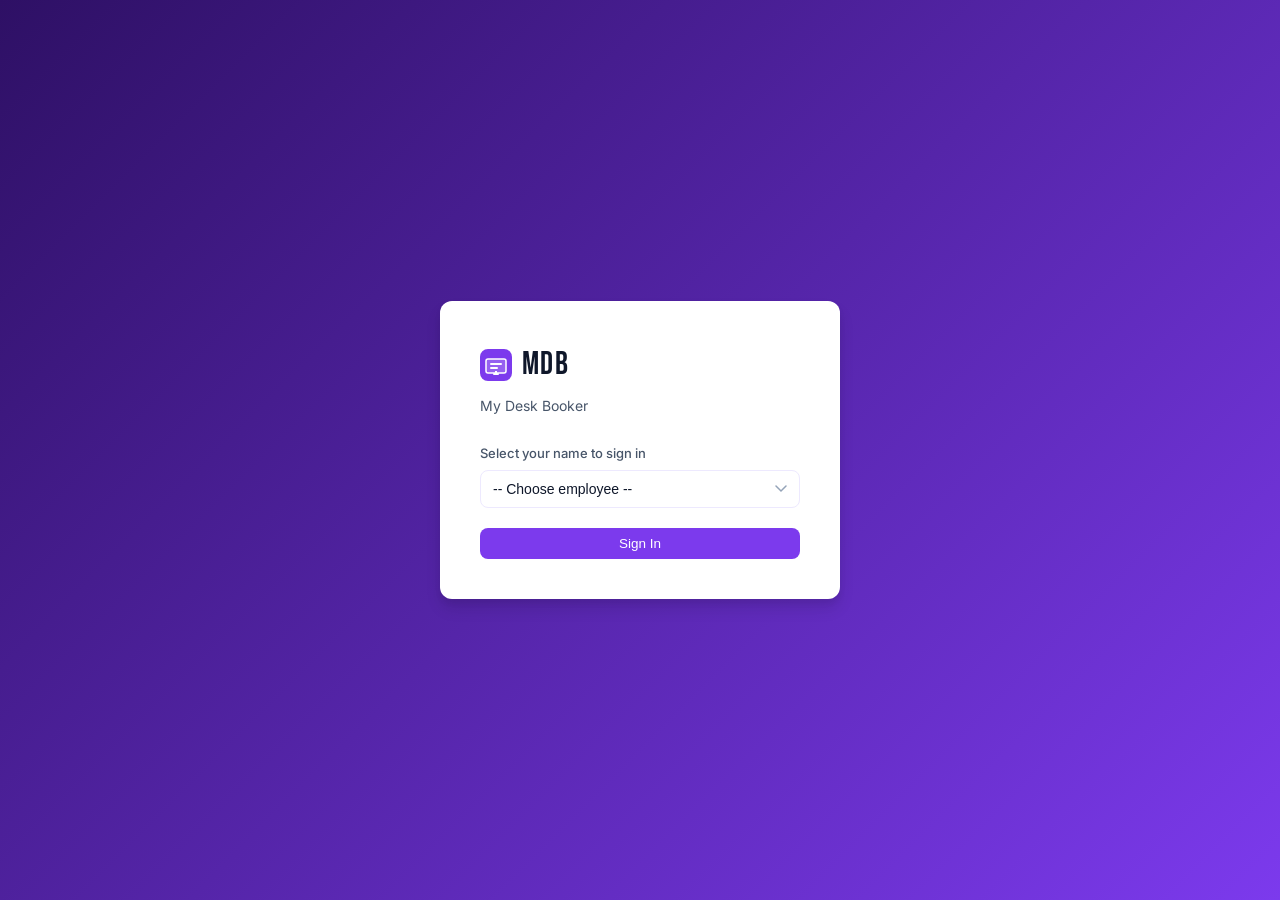
<file: App/index.html>
<!DOCTYPE html>
<html lang="en">
<head>
  <meta charset="UTF-8">
  <meta name="viewport" content="width=device-width, initial-scale=1.0">
  <title>MDB</title>
  <link rel="stylesheet" href="style.css">
</head>
<body>

  <div id="login-screen" class="login-screen">
    <div class="login-card">
      <div class="login-logo">
        <svg width="32" height="32" viewBox="0 0 32 32" fill="none"><rect width="32" height="32" rx="8" fill="#7C3AED"/><rect x="6" y="10" width="20" height="14" rx="2" fill="white" opacity="0.2"/><rect x="6" y="10" width="20" height="14" rx="2" stroke="white" stroke-width="1.5"/><rect x="10" y="14" width="12" height="2" rx="1" fill="white"/><rect x="10" y="18" width="8" height="2" rx="1" fill="white"/><rect x="13" y="24" width="6" height="2" rx="1" fill="white"/><rect x="15" y="22" width="2" height="2" fill="white"/></svg>
        MDB
      </div>
      <p class="login-subtitle">My Desk Booker</p>
      <div class="form-group">
        <label for="user-select">Select your name to sign in</label>
        <select id="user-select">
          <option value="">-- Choose employee --</option>
        </select>
      </div>
      <button id="login-btn" class="btn btn-primary btn-full">Sign In</button>
    </div>
  </div>

  <div id="app" class="app hidden">
    <aside class="sidebar">
      <div class="sidebar-header">
        <svg width="22" height="22" viewBox="0 0 32 32" fill="none"><rect width="32" height="32" rx="8" fill="#7C3AED"/><rect x="6" y="10" width="20" height="14" rx="2" fill="white" opacity="0.2"/><rect x="6" y="10" width="20" height="14" rx="2" stroke="white" stroke-width="1.5"/><rect x="10" y="14" width="12" height="2" rx="1" fill="white"/><rect x="10" y="18" width="8" height="2" rx="1" fill="white"/><rect x="13" y="24" width="6" height="2" rx="1" fill="white"/><rect x="15" y="22" width="2" height="2" fill="white"/></svg>
        <span>MDB</span>
      </div>
      <nav class="sidebar-nav">
        <a href="#" class="nav-item" data-view="dashboard">
          <svg width="18" height="18" viewBox="0 0 24 24" fill="none" stroke="currentColor" stroke-width="2"><rect x="3" y="3" width="7" height="7"/><rect x="14" y="3" width="7" height="7"/><rect x="3" y="14" width="7" height="7"/><rect x="14" y="14" width="7" height="7"/></svg>
          Dashboard
        </a>
        <a href="#" class="nav-item" data-view="book">
          <svg width="18" height="18" viewBox="0 0 24 24" fill="none" stroke="currentColor" stroke-width="2"><rect x="3" y="4" width="18" height="18" rx="2"/><line x1="16" y1="2" x2="16" y2="6"/><line x1="8" y1="2" x2="8" y2="6"/><line x1="3" y1="10" x2="21" y2="10"/><line x1="9" y1="16" x2="15" y2="16"/><line x1="12" y1="13" x2="12" y2="19"/></svg>
          Book a Desk
        </a>
        <a href="#" class="nav-item" data-view="my-bookings">
          <svg width="18" height="18" viewBox="0 0 24 24" fill="none" stroke="currentColor" stroke-width="2"><path d="M9 11l3 3L22 4"/><path d="M21 12v7a2 2 0 01-2 2H5a2 2 0 01-2-2V5a2 2 0 012-2h11"/></svg>
          My Bookings
        </a>
        <a href="#" class="nav-item" data-view="whos-in">
          <svg width="18" height="18" viewBox="0 0 24 24" fill="none" stroke="currentColor" stroke-width="2"><path d="M17 21v-2a4 4 0 00-4-4H5a4 4 0 00-4 4v2"/><circle cx="9" cy="7" r="4"/><path d="M23 21v-2a4 4 0 00-3-3.87"/><path d="M16 3.13a4 4 0 010 7.75"/></svg>
          Who's In
        </a>
      </nav>
      <div class="sidebar-footer">
        <div class="sidebar-user">
          <div class="user-avatar" id="sidebar-avatar"></div>
          <div class="user-meta">
            <div class="user-name" id="sidebar-name"></div>
            <div class="user-role" id="sidebar-role"></div>
          </div>
        </div>
        <button class="btn-signout" id="logout-btn">Sign out</button>
      </div>
    </aside>

    <main class="main">
      <div id="view-dashboard" class="view"></div>
      <div id="view-book" class="view hidden"></div>
      <div id="view-my-bookings" class="view hidden"></div>
      <div id="view-whos-in" class="view hidden"></div>
    </main>
  </div>

  <div id="toast-container" class="toast-container"></div>

  <div id="modal-overlay" class="modal-overlay hidden">
    <div class="modal">
      <div id="modal-body" class="modal-body"></div>
    </div>
  </div>

  <script src="../data/users-data.js"></script>
  <script src="app.js"></script>
</body>
</html>
</file>
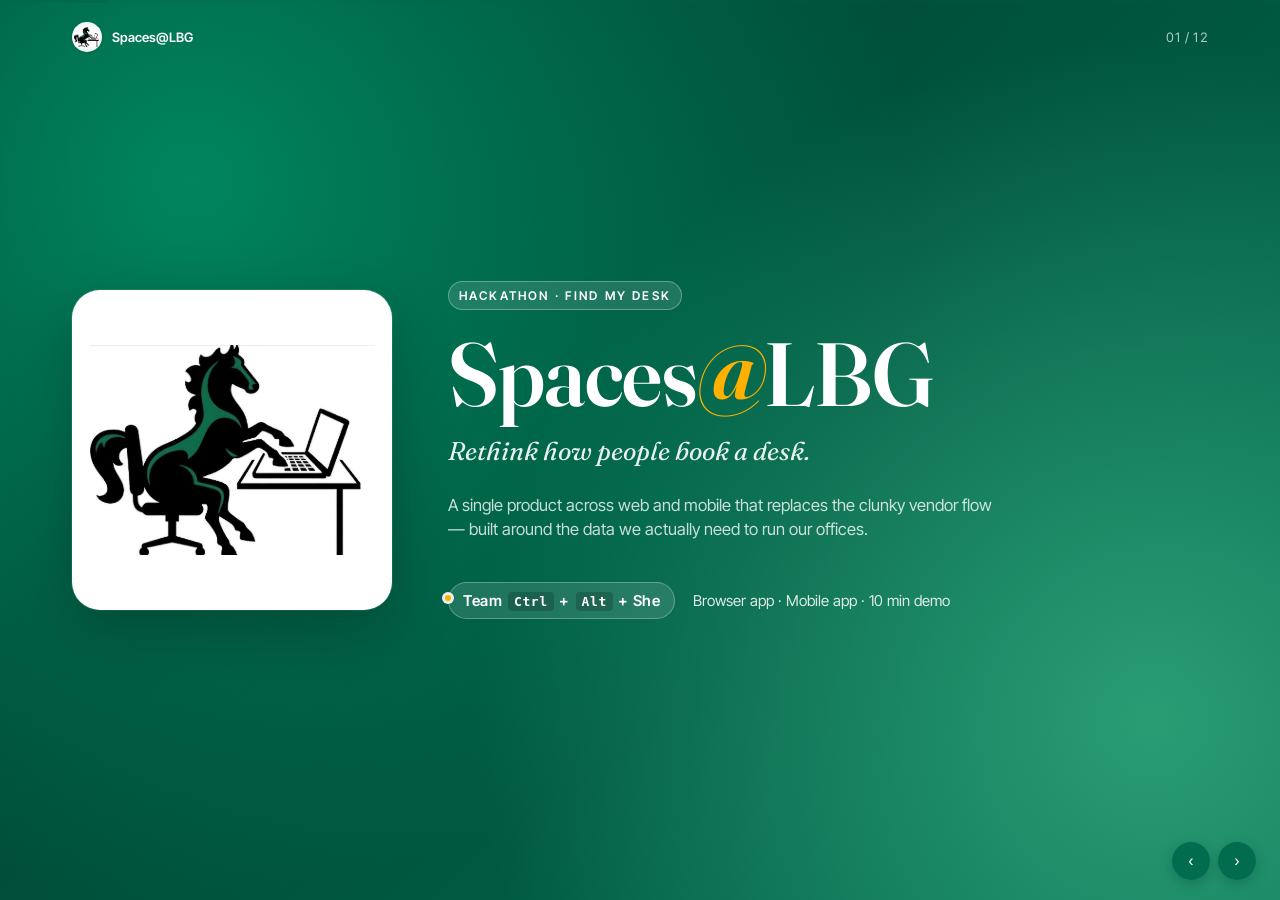
<file: presentation.html>
<!DOCTYPE html>
<html lang="en">
<head>
<meta charset="UTF-8" />
<meta name="viewport" content="width=device-width, initial-scale=1" />
<title>Spaces@LBG — Rethink how people book a desk</title>
<link rel="preconnect" href="https://fonts.googleapis.com">
<link rel="preconnect" href="https://fonts.gstatic.com" crossorigin>
<link href="https://fonts.googleapis.com/css2?family=Fraunces:opsz,wght@9..144,500;9..144,600;9..144,700&family=Inter+Tight:wght@400;500;600;700&display=swap" rel="stylesheet">
<style>
  :root {
    --brand: #006a4e;
    --brand-light: #2a9d75;
    --brand-deep: #003d2c;
    --accent: #ffb000;
    --ink: #0f2a22;
    --ink-muted: rgba(15, 42, 34, 0.65);
    --paper: #f7faf8;
    --card: #ffffff;
    --line: rgba(15, 42, 34, 0.10);

    --glass-bg-1: #e9fff5;
    --glass-bg-2: #d6f0ff;
    --glass-bg-3: #f5e6ff;
    --glass: rgba(255, 255, 255, 0.32);
    --glass-strong: rgba(255, 255, 255, 0.5);
    --glass-border: rgba(255, 255, 255, 0.45);
    --glass-shadow: 0 8px 32px rgba(8, 32, 24, 0.18);
  }

  * { box-sizing: border-box; }
  html, body { margin: 0; padding: 0; height: 100%; background: #0a1410; font-family: 'Inter Tight', system-ui, sans-serif; color: var(--ink); }

  .deck {
    position: relative;
    width: 100vw;
    height: 100vh;
    overflow: hidden;
  }

  .slide {
    position: absolute;
    inset: 0;
    display: none;
    padding: 56px 72px;
    overflow: auto;
    background: var(--paper);
  }
  .slide.active { display: block; animation: fade 220ms ease-out; }
  @keyframes fade { from { opacity: 0; transform: translateY(6px); } to { opacity: 1; transform: none; } }

  /* === Shared bits === */
  h1, h2, h3 { font-family: 'Fraunces', Georgia, serif; font-weight: 600; letter-spacing: -0.01em; margin: 0; }
  h1 { font-size: clamp(40px, 5.6vw, 84px); line-height: 1.02; }
  h2 { font-size: clamp(28px, 3.4vw, 48px); line-height: 1.1; margin-bottom: 12px; }
  h3 { font-size: 22px; line-height: 1.25; }
  p, li { font-size: clamp(16px, 1.35vw, 20px); line-height: 1.5; color: var(--ink); }
  .muted { color: var(--ink-muted); }
  .kicker {
    display: inline-block;
    text-transform: uppercase;
    letter-spacing: 0.18em;
    font-size: 12px;
    font-weight: 600;
    color: var(--brand);
    padding: 6px 10px;
    border: 1px solid rgba(0, 106, 78, 0.25);
    border-radius: 999px;
    margin-bottom: 18px;
  }

  /* Header bar with brand + slide counter */
  .topbar {
    position: absolute;
    top: 22px;
    left: 72px;
    right: 72px;
    display: flex;
    align-items: center;
    justify-content: space-between;
    font-size: 13px;
    color: var(--ink-muted);
    z-index: 4;
  }
  .topbar .brand { display: flex; align-items: center; gap: 10px; font-weight: 600; color: var(--brand); }
  .topbar .brand .logo-plate {
    width: 30px; height: 30px;
    border-radius: 50%;
    background: white;
    display: grid; place-items: center;
    overflow: hidden;
    box-shadow: 0 1px 4px rgba(0,0,0,0.08);
    flex-shrink: 0;
  }
  .topbar .brand .logo-plate img { width: 100%; height: 100%; object-fit: contain; padding: 2px; }
  .counter { font-variant-numeric: tabular-nums; }

  /* Footer nav */
  .navbar {
    position: fixed;
    bottom: 20px;
    right: 24px;
    display: flex;
    gap: 8px;
    z-index: 50;
  }
  .navbar button {
    background: rgba(0, 106, 78, 0.92);
    color: white;
    border: 0;
    width: 38px; height: 38px;
    border-radius: 50%;
    font-size: 16px;
    cursor: pointer;
    box-shadow: 0 4px 14px rgba(0, 0, 0, 0.18);
    transition: transform 100ms;
  }
  .navbar button:hover { transform: translateY(-1px); }
  .progress {
    position: fixed; top: 0; left: 0; right: 0; height: 3px; background: rgba(0,106,78,0.08); z-index: 50;
  }
  .progress > div { height: 100%; background: var(--brand); transition: width 220ms; }

  /* === Slide 1: Title === */
  .slide--title {
    background: radial-gradient(circle at 15% 20%, #00855f 0%, transparent 55%),
                radial-gradient(circle at 90% 80%, #2a9d75 0%, transparent 50%),
                linear-gradient(135deg, var(--brand-deep), var(--brand));
    color: white;
    display: flex !important;
    flex-direction: column;
    justify-content: center;
  }
  .slide--title.slide:not(.active) { display: none !important; }
  .slide--title .kicker {
    background: rgba(255,255,255,0.12);
    color: white;
    border-color: rgba(255,255,255,0.3);
  }
  .slide--title .title-hero {
    display: grid;
    grid-template-columns: auto 1fr;
    gap: 56px;
    align-items: center;
  }
  .slide--title .logo-hero {
    width: 320px; height: 320px;
    background: white;
    border-radius: 28px;
    display: grid; place-items: center;
    box-shadow: 0 20px 60px rgba(0,0,0,0.25), 0 0 0 1px rgba(255,255,255,0.1);
    overflow: hidden;
    padding: 18px;
  }
  .slide--title .logo-hero img { width: 100%; height: 100%; object-fit: contain; }
  .slide--title h1 { color: white; max-width: 14ch; font-size: clamp(56px, 7vw, 110px); }
  .slide--title h1 .at { color: var(--accent); font-style: italic; }
  .slide--title .tagline {
    font-family: 'Fraunces', Georgia, serif;
    font-style: italic;
    font-size: clamp(22px, 2vw, 30px);
    color: rgba(255,255,255,0.9);
    margin-top: 16px;
    max-width: 30ch;
    line-height: 1.25;
  }
  .slide--title .sub {
    margin-top: 16px;
    font-size: clamp(16px, 1.3vw, 19px);
    max-width: 56ch;
    color: rgba(255,255,255,0.78);
  }
  .slide--title .team {
    margin-top: 40px;
    display: flex;
    gap: 18px;
    align-items: center;
    color: rgba(255,255,255,0.85);
    font-size: 15px;
  }
  .slide--title .team-name {
    font-weight: 600;
    letter-spacing: 0.04em;
    padding: 8px 14px;
    border-radius: 999px;
    background: rgba(255,255,255,0.12);
    border: 1px solid rgba(255,255,255,0.28);
    color: white;
  }
  .slide--title .team-name code {
    font-family: 'JetBrains Mono', ui-monospace, monospace;
    font-size: 13px;
    background: rgba(0,0,0,0.18);
    padding: 2px 6px;
    border-radius: 4px;
    margin: 0 2px;
  }
  .slide--title .team .dot { width: 6px; height: 6px; background: var(--accent); border-radius: 50%; display: inline-block; }
  .slide--title .topbar { color: rgba(255,255,255,0.7); }
  .slide--title .topbar .brand { color: white; }
  .slide--title .topbar .brand .logo-plate { background: rgba(255,255,255,0.95); }

  /* === 2-column grid === */
  .grid-2 {
    display: grid;
    grid-template-columns: 1.05fr 1fr;
    gap: 48px;
    margin-top: 28px;
  }
  .grid-3 {
    display: grid;
    grid-template-columns: repeat(3, 1fr);
    gap: 20px;
    margin-top: 24px;
  }

  .card {
    background: var(--card);
    border: 1px solid var(--line);
    border-radius: 16px;
    padding: 24px;
    box-shadow: 0 1px 0 rgba(0,0,0,0.02);
  }
  .card h3 { color: var(--brand-deep); margin-bottom: 8px; }
  .card .icon {
    width: 36px; height: 36px;
    border-radius: 10px;
    background: rgba(0, 106, 78, 0.10);
    color: var(--brand);
    display: grid; place-items: center;
    margin-bottom: 14px;
  }
  .pill {
    display: inline-block;
    padding: 4px 10px;
    border-radius: 999px;
    font-size: 12px;
    font-weight: 600;
    background: rgba(0, 106, 78, 0.10);
    color: var(--brand);
    letter-spacing: 0.02em;
  }
  .pill--amber { background: rgba(255, 176, 0, 0.18); color: #7a5500; }
  .pill--rose { background: rgba(255, 90, 90, 0.13); color: #99262b; }

  /* === Problem slide === */
  .problem-grid {
    display: grid;
    grid-template-columns: repeat(3, 1fr);
    gap: 18px;
    margin-top: 28px;
  }
  .problem-grid .card { border-left: 3px solid var(--brand); }
  .problem-grid .card strong { color: var(--brand-deep); }

  /* === Feature slides === */
  .feature-q {
    font-family: 'Fraunces', Georgia, serif;
    font-style: italic;
    font-size: clamp(20px, 1.7vw, 26px);
    color: var(--ink-muted);
    margin-top: 12px;
    max-width: 60ch;
    line-height: 1.35;
  }
  .feature-q::before { content: '“'; color: var(--brand-light); margin-right: 4px; }
  .feature-q::after { content: '”'; color: var(--brand-light); margin-left: 4px; }

  .answer {
    margin-top: 22px;
    padding: 22px 24px;
    background: var(--card);
    border-radius: 14px;
    border: 1px solid var(--line);
  }
  .answer h3 { margin-bottom: 10px; color: var(--brand-deep); }
  .answer ul { margin: 8px 0 0 0; padding-left: 20px; }
  .answer li { margin-bottom: 6px; }
  .answer li strong { color: var(--brand-deep); }

  .visual-frame {
    border-radius: 16px;
    overflow: hidden;
    background: linear-gradient(135deg, #eaf6f1, #d6f0ff);
    border: 1px solid var(--line);
    padding: 22px;
    display: flex;
    flex-direction: column;
    gap: 14px;
    min-height: 320px;
  }

  /* Floorplan mini-mock */
  .floorplan {
    position: relative;
    flex: 1;
    background: #ffffff;
    border-radius: 12px;
    border: 1px solid rgba(0,0,0,0.06);
    overflow: hidden;
    min-height: 280px;
  }
  .floorplan .grid-bg {
    position: absolute; inset: 0;
    background-image:
      linear-gradient(rgba(0,0,0,0.04) 1px, transparent 1px),
      linear-gradient(90deg, rgba(0,0,0,0.04) 1px, transparent 1px);
    background-size: 24px 24px;
  }
  .floorplan .room {
    position: absolute;
    border: 2px solid rgba(15,42,34,0.15);
    border-radius: 4px;
    background: rgba(0, 106, 78, 0.03);
  }
  .dot {
    position: absolute;
    width: 14px; height: 14px;
    border-radius: 50%;
    box-shadow: 0 0 0 3px rgba(255,255,255,0.9), 0 2px 6px rgba(0,0,0,0.15);
    transform: translate(-50%, -50%);
  }
  .dot--free { background: #2a9d75; }
  .dot--booked { background: #9aa3a8; }
  .dot--you { background: var(--accent); animation: pulse 1.6s infinite; }
  .dot--team { background: #4a89dc; }
  @keyframes pulse {
    0%, 100% { box-shadow: 0 0 0 3px rgba(255,255,255,0.9), 0 0 0 0 rgba(255, 176, 0, 0.55); }
    50% { box-shadow: 0 0 0 3px rgba(255,255,255,0.9), 0 0 0 12px rgba(255, 176, 0, 0); }
  }
  .legend {
    display: flex;
    gap: 14px;
    flex-wrap: wrap;
    font-size: 13px;
    color: var(--ink-muted);
  }
  .legend span { display: inline-flex; align-items: center; gap: 6px; }
  .legend i { display: inline-block; width: 10px; height: 10px; border-radius: 50%; }

  /* Time chips */
  .chips { display: flex; flex-wrap: wrap; gap: 10px; margin-top: 14px; }
  .chip {
    padding: 10px 16px;
    border-radius: 999px;
    background: white;
    border: 1px solid var(--line);
    font-weight: 500;
    font-size: 14px;
    display: inline-flex;
    align-items: center;
    gap: 8px;
  }
  .chip.active { background: var(--brand); color: white; border-color: var(--brand); }
  .chip .tag { font-size: 11px; padding: 2px 6px; border-radius: 6px; background: rgba(255,255,255,0.2); }

  .nudge {
    background: linear-gradient(135deg, #fff7e6, #fff);
    border: 1px solid rgba(255,176,0,0.4);
    border-left: 3px solid var(--accent);
    padding: 14px 18px;
    border-radius: 12px;
    font-size: 14px;
    margin-top: 14px;
    display: flex;
    gap: 12px;
    align-items: flex-start;
  }
  .nudge .bell { font-size: 18px; }
  .nudge strong { color: #7a5500; }

  /* Waitlist mock */
  .waitlist-flow {
    display: flex;
    flex-direction: column;
    gap: 10px;
  }
  .flow-step {
    display: flex;
    gap: 12px;
    align-items: center;
    padding: 12px 16px;
    background: white;
    border-radius: 10px;
    border: 1px solid var(--line);
    font-size: 14px;
  }
  .flow-step .step-num {
    width: 26px; height: 26px;
    background: var(--brand);
    color: white;
    border-radius: 50%;
    display: grid; place-items: center;
    font-weight: 600;
    font-size: 12px;
    flex-shrink: 0;
  }
  .flow-step .time { margin-left: auto; font-size: 12px; color: var(--ink-muted); font-variant-numeric: tabular-nums; }

  /* Licence tiers table */
  .tiers {
    display: grid;
    grid-template-columns: repeat(3, 1fr);
    gap: 16px;
    margin-top: 24px;
  }
  .tier {
    background: white;
    border: 1px solid var(--line);
    border-radius: 14px;
    padding: 22px;
    position: relative;
    overflow: hidden;
  }
  .tier::before {
    content: '';
    position: absolute;
    top: 0; left: 0; right: 0;
    height: 4px;
    background: var(--brand-light);
  }
  .tier:nth-child(2)::before { background: #4a89dc; }
  .tier:nth-child(3)::before { background: var(--accent); }
  .tier h3 { margin-bottom: 4px; color: var(--brand-deep); }
  .tier .role { font-size: 12px; color: var(--ink-muted); margin-bottom: 14px; text-transform: uppercase; letter-spacing: 0.1em; }
  .tier ul { margin: 0; padding-left: 18px; font-size: 14px; }
  .tier li { margin-bottom: 6px; }

  /* Accessibility slide split */
  .a11y-split {
    display: grid;
    grid-template-columns: 1fr 1fr;
    gap: 24px;
    margin-top: 24px;
  }
  .style-card {
    border-radius: 18px;
    padding: 28px;
    min-height: 280px;
    display: flex;
    flex-direction: column;
    justify-content: space-between;
    color: white;
    position: relative;
    overflow: hidden;
  }
  .style-card.flat {
    background: linear-gradient(135deg, var(--brand-deep), var(--brand));
  }
  .style-card.glass {
    background:
      radial-gradient(circle at 20% 30%, #ff9a8b 0%, transparent 50%),
      radial-gradient(circle at 80% 70%, #6fc7ff 0%, transparent 50%),
      linear-gradient(135deg, #d6f0ff, #f5e6ff);
    color: var(--ink);
  }
  .style-card.glass .glass-pane {
    backdrop-filter: blur(14px);
    -webkit-backdrop-filter: blur(14px);
    background: rgba(255,255,255,0.45);
    border: 1px solid rgba(255,255,255,0.55);
    border-radius: 16px;
    padding: 16px;
    box-shadow: 0 8px 28px rgba(8,32,24,0.12);
  }
  .style-card .label { font-size: 12px; text-transform: uppercase; letter-spacing: 0.15em; opacity: 0.8; }
  .style-card h3 { font-size: 28px; margin: 6px 0 12px; color: inherit; }
  .style-card.flat h3 { color: white; }
  .amenity-chips { display: flex; flex-wrap: wrap; gap: 8px; }
  .amenity-chips span {
    padding: 6px 12px;
    border-radius: 999px;
    background: rgba(255,255,255,0.2);
    font-size: 13px;
    border: 1px solid rgba(255,255,255,0.3);
  }
  .style-card.glass .amenity-chips span {
    background: rgba(255,255,255,0.5);
    border-color: rgba(255,255,255,0.7);
    color: var(--ink);
  }

  /* Demo cue slides */
  .demo-cue {
    background: linear-gradient(135deg, #001f17, #003d2c);
    color: white;
    display: flex !important;
    flex-direction: column;
    justify-content: center;
  }
  .demo-cue.slide:not(.active) { display: none !important; }
  .demo-cue h1 { color: white; }
  .demo-cue .kicker { background: rgba(255,255,255,0.12); color: white; border-color: rgba(255,255,255,0.3); }
  .demo-cue .sub { color: rgba(255,255,255,0.8); font-size: 22px; margin-top: 16px; max-width: 55ch; }
  .demo-cue ul.cues { margin-top: 32px; padding-left: 0; list-style: none; max-width: 60ch; }
  .demo-cue ul.cues li {
    padding: 12px 0;
    border-bottom: 1px solid rgba(255,255,255,0.12);
    color: rgba(255,255,255,0.88);
    display: flex;
    gap: 14px;
    align-items: flex-start;
  }
  .demo-cue ul.cues li::before {
    content: '→';
    color: var(--accent);
    font-weight: 700;
  }
  .demo-cue .topbar { color: rgba(255,255,255,0.7); }
  .demo-cue .topbar .brand { color: white; }

  /* Closing */
  .close-grid {
    display: grid;
    grid-template-columns: 2fr 1fr;
    gap: 40px;
    margin-top: 28px;
    align-items: center;
  }
  .close-grid h2 { font-size: clamp(28px, 3vw, 44px); }
  .qa {
    background: var(--brand);
    color: white;
    border-radius: 18px;
    padding: 28px;
    text-align: center;
  }
  .qa .big { font-family: 'Fraunces', serif; font-size: 56px; line-height: 1; }
  .qa small { display: block; margin-top: 8px; opacity: 0.85; }

  /* Print */
  @media print {
    .navbar, .progress, .topbar { display: none; }
    .slide { display: block !important; page-break-after: always; height: 100vh; }
  }
</style>
</head>
<body>

<div class="progress"><div id="progress"></div></div>

<div class="deck" id="deck">

  <!-- ========== SLIDE 1: TITLE ========== -->
  <section class="slide slide--title active">
    <div class="topbar">
      <div class="brand">
        <span class="logo-plate"><img src="presentation-assets/horsey.jpeg" alt=""></span>
        Spaces@LBG
      </div>
      <div class="counter">01 / 12</div>
    </div>

    <div class="title-hero">
      <div class="logo-hero">
        <img src="presentation-assets/horsey.jpeg" alt="Spaces@LBG horse logo">
      </div>
      <div>
        <span class="kicker">Hackathon · Find My Desk</span>
        <h1>Spaces<span class="at">@</span>LBG</h1>
        <p class="tagline">Rethink how people book a desk.</p>
        <p class="sub">A single product across web and mobile that replaces the clunky vendor flow — built around the data we actually need to run our offices.</p>
        <div class="team">
          <span class="team-name">Team <code>Ctrl</code> + <code>Alt</code> + She</span>
          <span class="dot"></span>
          <span>Browser app · Mobile app · 10 min demo</span>
        </div>
      </div>
    </div>
  </section>

  <!-- ========== SLIDE 2: PROBLEM ========== -->
  <section class="slide">
    <div class="topbar">
      <div class="brand">
        <span class="logo-plate"><img src="presentation-assets/horsey.jpeg" alt=""></span>
        Spaces@LBG
      </div>
      <div class="counter">02 / 12</div>
    </div>

    <span class="kicker">Where we are today</span>
    <h2>The booking flow is clunky — and we're flying blind.</h2>
    <p class="muted" style="max-width:70ch;">The current system relies on a third-party vendor API that exposes a tiny slice of the data we care about. Colleagues book a desk and hope; leadership reports on what the vendor decides to share.</p>

    <div class="problem-grid">
      <div class="card">
        <h3>Vendor lock-in</h3>
        <p class="muted">A black-box API drives our most-used workplace tool. We can't extend it, can't reshape it, can't get the metrics out.</p>
      </div>
      <div class="card">
        <h3>No visibility on the day</h3>
        <p class="muted">Colleagues don't know who's in, which floor is busy, or whether their team is sitting together until they arrive.</p>
      </div>
      <div class="card">
        <h3>Reporting gap</h3>
        <p class="muted">Line managers and leadership can't see utilisation, no-show patterns, or team behaviour without raising a vendor ticket.</p>
      </div>
    </div>
  </section>

  <!-- ========== SLIDE 3: CONCEPT ========== -->
  <section class="slide">
    <div class="topbar">
      <div class="brand">
        <span class="logo-plate"><img src="presentation-assets/horsey.jpeg" alt=""></span>
        Spaces@LBG
      </div>
      <div class="counter">03 / 12</div>
    </div>

    <span class="kicker">Our concept</span>
    <h2>One product. Two surfaces.</h2>
    <p class="muted" style="max-width:72ch;">Spaces@LBG is a workplace-owned desk-booking system, built around the live floorplan and the data we want to keep. A flat, accessible browser app for desk-based planning, plus a glassmorphism mobile app for the morning commute.</p>

    <div class="grid-3">
      <div class="card">
        <div class="icon">🖥️</div>
        <h3>Browser app</h3>
        <p class="muted">Flat, readable, dense — the desktop home for planning your week, managing your team, viewing reports.</p>
      </div>
      <div class="card">
        <div class="icon">📱</div>
        <h3>Mobile app</h3>
        <p class="muted">Glassmorphism style that sits naturally on modern phones — book on the train, check in at the door.</p>
      </div>
      <div class="card">
        <div class="icon">📊</div>
        <h3>Our data, our rules</h3>
        <p class="muted">No vendor middleman. Licensing tied to Workday job markers. Utilisation reports built in from day one.</p>
      </div>
    </div>
  </section>

  <!-- ========== SLIDE 4: FINDING & BOOKING ========== -->
  <section class="slide">
    <div class="topbar">
      <div class="brand">
        <span class="logo-plate"><img src="presentation-assets/horsey.jpeg" alt=""></span>
        Spaces@LBG
      </div>
      <div class="counter">04 / 12</div>
    </div>

    <span class="kicker">Prompt 1 — Finding &amp; Booking</span>
    <h2>See the whole floor before you commit.</h2>
    <p class="feature-q">How does someone know which desks are actually available before they decide to come in?</p>

    <div class="grid-2">
      <div class="answer">
        <h3>Tap a green dot. That's your desk.</h3>
        <ul>
          <li><strong>Live floorplan</strong> shows every desk on every floor.</li>
          <li><strong>Green</strong> = available. <strong>Grey</strong> = booked. <strong>Blue</strong> = a teammate.</li>
          <li>Tap any desk to book — no menus, no codes, no calling FM.</li>
          <li>Hover or tap a booked desk to see <strong>who</strong> is sitting there.</li>
        </ul>
      </div>

      <div class="visual-frame">
        <div class="legend">
          <span><i style="background:#2a9d75"></i> Free</span>
          <span><i style="background:#9aa3a8"></i> Booked</span>
          <span><i style="background:#4a89dc"></i> Teammate</span>
          <span><i style="background:var(--accent)"></i> You</span>
        </div>
        <div class="floorplan">
          <div class="grid-bg"></div>
          <!-- rooms -->
          <div class="room" style="top:12%; left:6%; width:38%; height:36%"></div>
          <div class="room" style="top:12%; left:52%; width:42%; height:36%"></div>
          <div class="room" style="top:54%; left:6%; width:88%; height:38%"></div>
          <!-- dots -->
          <div class="dot dot--free" style="top:22%; left:14%"></div>
          <div class="dot dot--free" style="top:22%; left:22%"></div>
          <div class="dot dot--booked" style="top:22%; left:30%"></div>
          <div class="dot dot--free" style="top:22%; left:38%"></div>
          <div class="dot dot--team" style="top:32%; left:14%"></div>
          <div class="dot dot--booked" style="top:32%; left:22%"></div>
          <div class="dot dot--free" style="top:32%; left:30%"></div>
          <div class="dot dot--free" style="top:32%; left:38%"></div>

          <div class="dot dot--free" style="top:22%; left:58%"></div>
          <div class="dot dot--booked" style="top:22%; left:66%"></div>
          <div class="dot dot--team" style="top:22%; left:74%"></div>
          <div class="dot dot--free" style="top:22%; left:82%"></div>
          <div class="dot dot--you" style="top:32%; left:58%"></div>
          <div class="dot dot--free" style="top:32%; left:66%"></div>
          <div class="dot dot--free" style="top:32%; left:74%"></div>
          <div class="dot dot--booked" style="top:32%; left:82%"></div>

          <div class="dot dot--free" style="top:64%; left:14%"></div>
          <div class="dot dot--booked" style="top:64%; left:26%"></div>
          <div class="dot dot--team" style="top:64%; left:38%"></div>
          <div class="dot dot--free" style="top:64%; left:50%"></div>
          <div class="dot dot--free" style="top:64%; left:62%"></div>
          <div class="dot dot--booked" style="top:64%; left:74%"></div>
          <div class="dot dot--free" style="top:64%; left:86%"></div>
          <div class="dot dot--free" style="top:78%; left:14%"></div>
          <div class="dot dot--free" style="top:78%; left:26%"></div>
          <div class="dot dot--free" style="top:78%; left:38%"></div>
          <div class="dot dot--booked" style="top:78%; left:50%"></div>
          <div class="dot dot--free" style="top:78%; left:62%"></div>
          <div class="dot dot--team" style="top:78%; left:74%"></div>
          <div class="dot dot--free" style="top:78%; left:86%"></div>
        </div>
      </div>
    </div>
  </section>

  <!-- ========== SLIDE 5: MORNING VS FULL DAY ========== -->
  <section class="slide">
    <div class="topbar">
      <div class="brand">
        <span class="logo-plate"><img src="presentation-assets/horsey.jpeg" alt=""></span>
        Spaces@LBG
      </div>
      <div class="counter">05 / 12</div>
    </div>

    <span class="kicker">Prompt 2 — Morning vs Full Day</span>
    <h2>Book the slot you actually need. Hand it off cleanly.</h2>
    <p class="feature-q">What does booking for a morning mean for the space — and the people who need it next?</p>

    <div class="grid-2">
      <div class="answer">
        <h3>Five booking windows, one shared etiquette.</h3>
        <div class="chips">
          <span class="chip active">Full day</span>
          <span class="chip">Morning</span>
          <span class="chip">Afternoon</span>
          <span class="chip">Evening</span>
          <span class="chip">Custom <span class="tag">⏱</span></span>
        </div>
        <div class="nudge">
          <span class="bell">🔔</span>
          <div>
            <strong>It's nearly time to leave (yay!)</strong><br>
            Please ensure your desk is clear and tidy for the next user. Sent <strong>1 hour</strong> before checkout — push + in-app.
          </div>
        </div>
        <p class="muted" style="margin-top:14px; font-size:14px;">A morning booking releases the desk at lunchtime — and the next person walks into a clean space, not someone else's coffee cup.</p>
      </div>

      <div class="visual-frame">
        <h3 style="color:var(--brand-deep); margin-bottom: 8px;">Today's slots — Desk G-04</h3>
        <div class="flow-step"><span class="step-num">AM</span><div><strong>Alice Bell-Trayner</strong><br><span class="muted">Morning · 08:30 → 12:30</span></div><span class="time">In use</span></div>
        <div class="flow-step"><span class="step-num">PM</span><div><strong>Available</strong><br><span class="muted">Afternoon · 13:00 → 17:00</span></div><span class="pill">Book</span></div>
        <div class="flow-step"><span class="step-num">EV</span><div><strong>Available</strong><br><span class="muted">Evening · 17:30 → 21:00</span></div><span class="pill">Book</span></div>
        <p class="muted" style="font-size:13px; margin-top: 8px;">Same desk, three handovers, zero wasted space.</p>
      </div>
    </div>
  </section>

  <!-- ========== SLIDE 6: NO-SHOWS ========== -->
  <section class="slide">
    <div class="topbar">
      <div class="brand">
        <span class="logo-plate"><img src="presentation-assets/horsey.jpeg" alt=""></span>
        Spaces@LBG
      </div>
      <div class="counter">06 / 12</div>
    </div>

    <span class="kicker">Prompt 3 — No-shows</span>
    <h2>One-hour cut-off. After that, the waitlist wins.</h2>
    <p class="feature-q">If someone books but doesn't show, who gets the desk and when?</p>

    <div class="grid-2">
      <div class="answer">
        <h3>A self-healing schedule.</h3>
        <ul>
          <li><strong>Floor full?</strong> Join the waitlist for that floor in one tap.</li>
          <li><strong>One-hour check-in window</strong> — if you haven't checked in within an hour of your booking start, the desk is put back into circulation automatically.</li>
          <li>If someone <strong>cancels</strong>, the waitlist fires immediately.</li>
          <li>Alerts honour <strong>colleague preferences</strong>: push, email, or both.</li>
        </ul>
      </div>

      <div class="visual-frame">
        <h3 style="color:var(--brand-deep);">Waitlist on Floor 2 · this morning</h3>
        <div class="waitlist-flow">
          <div class="flow-step"><span class="step-num">1</span><div><strong>Booking made</strong> · J. Patel · Desk G-12 from 09:00</div><span class="time">07:42</span></div>
          <div class="flow-step"><span class="step-num">2</span><div><strong>You join the waitlist</strong> · Floor 2, any desk</div><span class="time">08:55</span></div>
          <div class="flow-step" style="border-color: rgba(212,69,69,0.35); background: #fff5f5;"><span class="step-num" style="background:#d44545">!</span><div><strong>No check-in within 1 hour</strong> · G-12 released back into circulation</div><span class="time">10:00</span></div>
          <div class="flow-step" style="border-color: rgba(42,157,117,0.4); background: #f3fbf7;"><span class="step-num" style="background:#2a9d75">✓</span><div><strong>Push + email</strong> · "G-12 is yours if you want it"</div><span class="time">10:00</span></div>
        </div>
      </div>
    </div>
  </section>

  <!-- ========== SLIDE 7: TEAMS & NEIGHBOURHOODS ========== -->
  <section class="slide">
    <div class="topbar">
      <div class="brand">
        <span class="logo-plate"><img src="presentation-assets/horsey.jpeg" alt=""></span>
        Spaces@LBG
      </div>
      <div class="counter">07 / 12</div>
    </div>

    <span class="kicker">Prompt 4 — Teams &amp; Neighbourhoods</span>
    <h2>Sit with your team — without the WhatsApp coordination.</h2>
    <p class="feature-q">How do people who want to sit together actually end up together?</p>

    <div class="grid-2">
      <div class="answer">
        <h3>One button: <em>Book next to my team.</em></h3>
        <ul>
          <li>See your teammates' bookings <strong>highlighted in blue</strong> on the floorplan.</li>
          <li>Tap <strong>"Sit with team"</strong> — we pick the nearest open desk in that cluster.</li>
          <li>Book for <strong>multiple colleagues</strong> in one flow (e.g. a PA booking for the leadership team).</li>
          <li>Auto <strong>clash warning</strong> on double-bookings — before you commit, not after.</li>
        </ul>
      </div>

      <div class="visual-frame">
        <h3 style="color:var(--brand-deep); margin-bottom: 4px;">Multi-book — clash warning</h3>
        <div class="flow-step"><span class="step-num" style="background:#2a9d75">✓</span><div><strong>Sara Kim</strong> · Desk F-08 · Morning</div><span class="pill">OK</span></div>
        <div class="flow-step"><span class="step-num" style="background:#2a9d75">✓</span><div><strong>Marcus Lee</strong> · Desk F-09 · Morning</div><span class="pill">OK</span></div>
        <div class="flow-step" style="border-color:rgba(255,176,0,0.5); background:#fffaf0;"><span class="step-num" style="background:var(--accent); color:#5a3d00">!</span><div><strong>Priya Shah</strong> · already booked F-22</div><span class="pill pill--amber">Clash</span></div>
        <div class="flow-step"><span class="step-num" style="background:#2a9d75">✓</span><div><strong>You</strong> · Desk F-10 · Morning</div><span class="pill">OK</span></div>
        <p class="muted" style="font-size:13px; margin-top: 6px;">Resolve clashes before confirming — no surprise emails to the affected colleague.</p>
      </div>
    </div>
  </section>

  <!-- ========== SLIDE 8: ADMIN & POLICY ========== -->
  <section class="slide">
    <div class="topbar">
      <div class="brand">
        <span class="logo-plate"><img src="presentation-assets/horsey.jpeg" alt=""></span>
        Spaces@LBG
      </div>
      <div class="counter">08 / 12</div>
    </div>

    <span class="kicker">Prompt 5 — Admin &amp; Policy</span>
    <h2>Three licenses. Driven by Workday. Owned by us.</h2>
    <p class="feature-q">How should leadership see utilisation without vendor-supplied reporting?</p>

    <p class="muted" style="max-width:72ch;">License tier is determined by the <strong>job-title marker on Workday</strong> — no manual provisioning, no separate access list. Reporting lives where the bookings live, so leadership stops waiting on vendor tickets.</p>

    <div class="tiers">
      <div class="tier">
        <h3>Normal User</h3>
        <div class="role">Default</div>
        <ul>
          <li>Book multiple desks</li>
          <li>Desks <strong>up to 4 months</strong> in advance</li>
          <li>Meeting rooms <strong>up to 3 months</strong> in advance</li>
        </ul>
      </div>
      <div class="tier">
        <h3>Line Manager</h3>
        <div class="role">Title marker = manager</div>
        <ul>
          <li>Everything a Normal User can do</li>
          <li><strong>Stats tab:</strong> direct reports' booking frequency</li>
          <li>Track no-shows &amp; cancellations across the team</li>
        </ul>
      </div>
      <div class="tier">
        <h3>PA</h3>
        <div class="role">Title marker = PA / EA</div>
        <ul>
          <li>Everything a Normal User can do</li>
          <li>Desks &amp; meeting rooms <strong>up to 1 year</strong> in advance</li>
          <li>Book on behalf of multiple execs in one flow</li>
        </ul>
      </div>
    </div>
  </section>

  <!-- ========== SLIDE 9: ACCESSIBILITY ========== -->
  <section class="slide">
    <div class="topbar">
      <div class="brand">
        <span class="logo-plate"><img src="presentation-assets/horsey.jpeg" alt=""></span>
        Spaces@LBG
      </div>
      <div class="counter">09 / 12</div>
    </div>

    <span class="kicker">Prompt 6 — Accessibility</span>
    <h2>Nobody has to disclose anything. Everyone gets the controls.</h2>
    <p class="feature-q">What does a booking flow look like that works for everyone?</p>

    <div class="answer" style="margin-top: 14px;">
      <ul style="columns: 2; column-gap: 40px;">
        <li><strong>Amenities are universal.</strong> Anyone can filter for sit/stand, monitor, quiet zone, step-free — no "request for accommodation" gate.</li>
        <li><strong>Airbnb-style amenity cards</strong> — visual, scannable, easy to read.</li>
        <li><strong>Personal preferences</strong> in settings shape the suggestions you see first.</li>
        <li><strong>Light / dark mode toggle</strong> on every screen.</li>
        <li><strong>Adjustable font size</strong> in settings — respects system text scaling.</li>
        <li><strong>Two visual styles</strong>, one design system, both WCAG-AA in contrast and focus order.</li>
      </ul>
    </div>

    <div class="a11y-split">
      <div class="style-card flat">
        <div>
          <div class="label">Browser</div>
          <h3>Flat &amp; readable</h3>
          <p style="opacity:.85; font-size: 14px;">Dense, high-contrast, keyboard-first. Built for planning your week from your desktop.</p>
        </div>
        <div class="amenity-chips">
          <span>Sit / stand</span><span>Dual monitor</span><span>Quiet zone</span><span>Step-free</span>
        </div>
      </div>
      <div class="style-card glass">
        <div>
          <div class="label">Mobile</div>
          <h3>Glassmorphism</h3>
          <p style="font-size: 14px; color: var(--ink-muted);">Soft, layered, contemporary — sits naturally on iOS &amp; Android home screens.</p>
        </div>
        <div class="glass-pane amenity-chips">
          <span>Sit / stand</span><span>Monitor</span><span>Quiet</span><span>Step-free</span>
        </div>
      </div>
    </div>
  </section>

  <!-- ========== SLIDE 10: BROWSER DEMO CUE ========== -->
  <section class="slide demo-cue">
    <div class="topbar">
      <div class="brand">
        <span class="logo-plate"><img src="presentation-assets/horsey.jpeg" alt=""></span>
        Spaces@LBG
      </div>
      <div class="counter">10 / 12</div>
    </div>

    <span class="kicker">Live demo · ~3 min</span>
    <h1>Browser app — <em>flat style.</em></h1>
    <p class="sub">Switch to the running app. The story we tell:</p>
    <ul class="cues">
      <li>Land on the floorplan. Pick a floor. Tap a green dot.</li>
      <li>Switch to morning — show the time chips and the etiquette nudge.</li>
      <li>Open the team view. Click <strong>"Sit with team."</strong></li>
      <li>Switch to a Line Manager account → open the <strong>Stats tab</strong>.</li>
      <li>Toggle dark mode &amp; bump font size — accessibility lives in settings.</li>
    </ul>
  </section>

  <!-- ========== SLIDE 11: MOBILE DEMO CUE ========== -->
  <section class="slide demo-cue">
    <div class="topbar">
      <div class="brand">
        <span class="logo-plate"><img src="presentation-assets/horsey.jpeg" alt=""></span>
        Spaces@LBG
      </div>
      <div class="counter">11 / 12</div>
    </div>

    <span class="kicker">Live demo · ~3 min</span>
    <h1>Mobile app — <em>glassmorphism.</em></h1>
    <p class="sub">Open <code style="background:rgba(255,255,255,0.1); padding:2px 6px; border-radius:4px;">glassmorphism-prototype.html</code> on the phone (or DevTools mobile). The story:</p>
    <ul class="cues">
      <li>Home screen — today's booking + check-in tile, frosted cards.</li>
      <li>Floor view — tap to book on the go.</li>
      <li>Trigger the waitlist push: simulate the "G-12 is yours" alert.</li>
      <li>Show the amenities sheet — Airbnb-style, no disclosure needed.</li>
      <li>Theme toggle &amp; font scale — same controls, same place.</li>
    </ul>
  </section>

  <!-- ========== SLIDE 12: CLOSING ========== -->
  <section class="slide">
    <div class="topbar">
      <div class="brand">
        <span class="logo-plate"><img src="presentation-assets/horsey.jpeg" alt=""></span>
        Spaces@LBG
      </div>
      <div class="counter">12 / 12</div>
    </div>

    <span class="kicker">Wrap-up</span>
    <h2>Workplace-owned. Data-rich. Accessible by default.</h2>

    <div class="close-grid">
      <div>
        <div class="card" style="margin-bottom: 16px;">
          <h3>What we've shown today</h3>
          <p class="muted">A floorplan-first booking experience, flexible time windows with handover etiquette, a self-healing waitlist, team-aware booking, Workday-driven licensing with built-in reporting, and accessibility controls available to everyone — all on a flat browser app and a glassmorphism mobile app.</p>
        </div>
        <div class="card">
          <h3>What's next</h3>
          <p class="muted">Replace the vendor API with our own service layer, integrate with Workday job markers for license assignment, and pilot on one floor of one building before scaling. Reporting becomes a first-class citizen, not a quarterly favour.</p>
        </div>
      </div>
      <div class="qa">
        <div class="big">?</div>
        <strong>Questions</strong>
        <small>Thank you</small>
      </div>
    </div>
  </section>

</div>

<div class="navbar">
  <button id="prev" aria-label="Previous slide">‹</button>
  <button id="next" aria-label="Next slide">›</button>
</div>

<script>
  const slides = document.querySelectorAll('.slide');
  const total = slides.length;
  let idx = 0;

  function go(i) {
    idx = Math.max(0, Math.min(total - 1, i));
    slides.forEach((s, n) => s.classList.toggle('active', n === idx));
    document.getElementById('progress').style.width = ((idx + 1) / total * 100) + '%';
  }
  document.getElementById('next').addEventListener('click', () => go(idx + 1));
  document.getElementById('prev').addEventListener('click', () => go(idx - 1));
  document.addEventListener('keydown', (e) => {
    if (e.key === 'ArrowRight' || e.key === ' ' || e.key === 'PageDown') { e.preventDefault(); go(idx + 1); }
    else if (e.key === 'ArrowLeft' || e.key === 'PageUp') { e.preventDefault(); go(idx - 1); }
    else if (e.key === 'Home') go(0);
    else if (e.key === 'End') go(total - 1);
  });
  go(0);
</script>

</body>
</html>
</file>
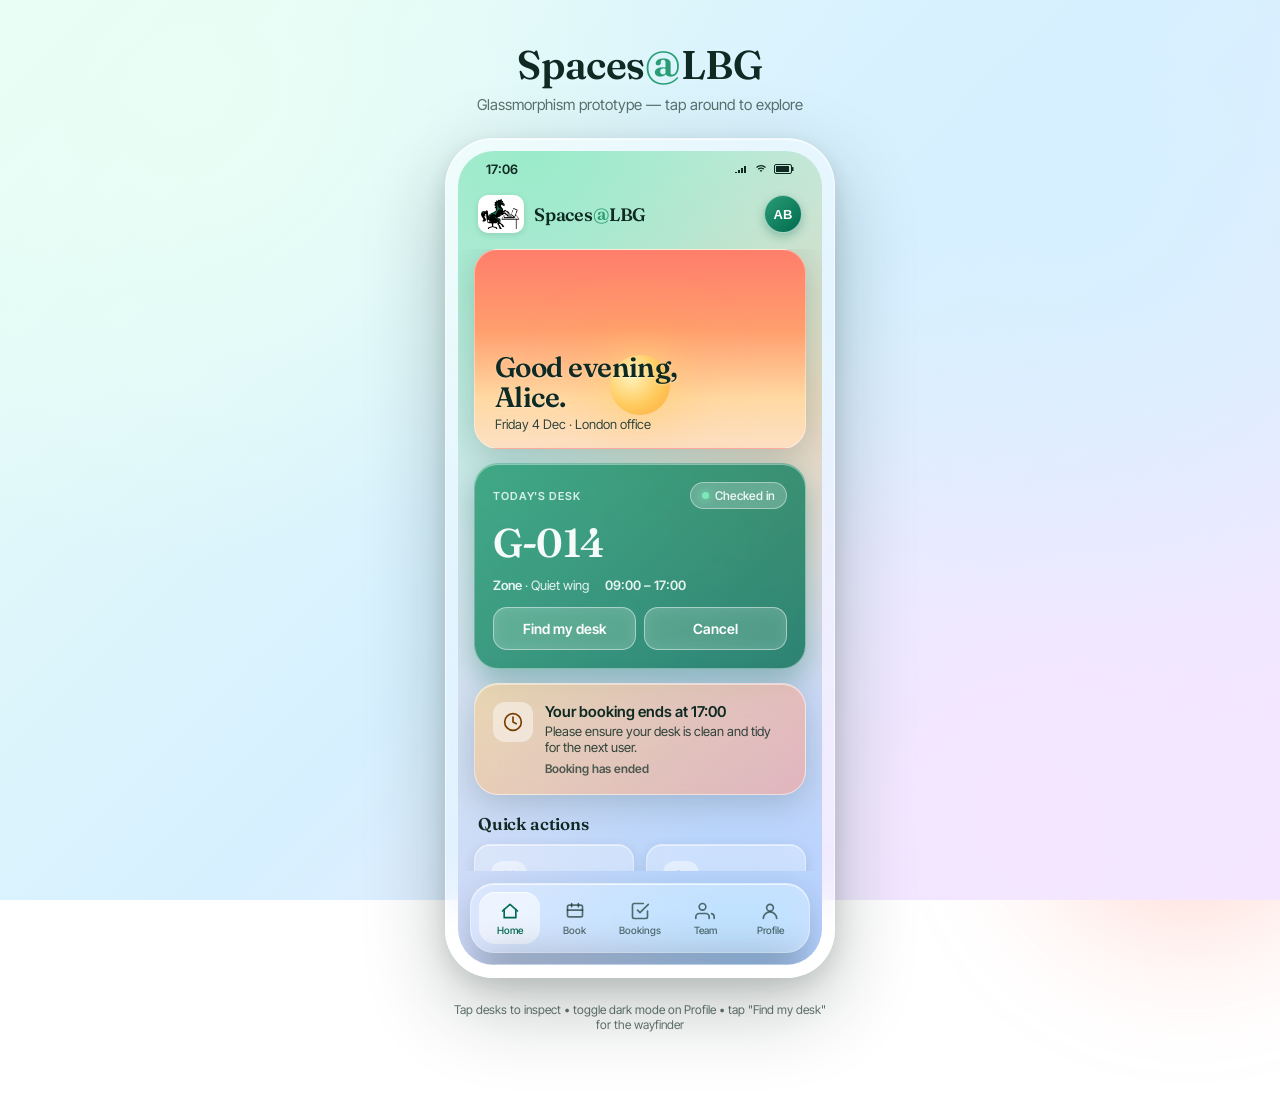
<file: mobile-app/glassmorphism-prototype.html>
<!DOCTYPE html>
<html lang="en" data-theme="light">
<head>
<meta charset="UTF-8" />
<meta name="viewport" content="width=device-width, initial-scale=1, viewport-fit=cover" />
<title>Spaces@LBG — Glassmorphism Prototype</title>
<link rel="preconnect" href="https://fonts.googleapis.com">
<link rel="preconnect" href="https://fonts.gstatic.com" crossorigin>
<link href="https://fonts.googleapis.com/css2?family=Fraunces:opsz,wght@9..144,400;9..144,500;9..144,600;9..144,700&family=Inter+Tight:wght@400;500;600;700&display=swap" rel="stylesheet">
<style>
  :root {
    --brand: #006a4e;
    --brand-light: #2a9d75;
    --glass-bg: rgba(255, 255, 255, 0.18);
    --glass-bg-strong: rgba(255, 255, 255, 0.28);
    --glass-border: rgba(255, 255, 255, 0.35);
    --glass-shadow: 0 8px 32px rgba(8, 32, 24, 0.18);
    --fg: #0f2a22;
    --fg-muted: rgba(15, 42, 34, 0.65);
    --fg-on-dark: #f4fbf8;

    --page-bg-1: #e9fff5;
    --page-bg-2: #d6f0ff;
    --page-bg-3: #f5e6ff;
    --orb-1: #2a9d75;
    --orb-2: #ff9a8b;

    --screen-bg-1: rgba(123, 232, 185, 0.6);
    --screen-bg-2: rgba(251, 199, 132, 0.45);
    --screen-bg-3: rgba(111, 199, 255, 0.5);
    --screen-bg-4: #c6efe1;
    --screen-bg-5: #e9d8ff;

    --radius-lg: 24px;
    --radius-md: 16px;
    --radius-sm: 10px;
  }

  html[data-theme="dark"] {
    --glass-bg: rgba(20, 30, 35, 0.45);
    --glass-bg-strong: rgba(30, 50, 50, 0.55);
    --glass-border: rgba(255, 255, 255, 0.12);
    --glass-shadow: 0 8px 32px rgba(0, 0, 0, 0.4);
    --fg: #eaf4f0;
    --fg-muted: rgba(234, 244, 240, 0.65);

    --page-bg-1: #0a1620;
    --page-bg-2: #1a1030;
    --page-bg-3: #200a18;
    --orb-1: #064a36;
    --orb-2: #5a1f3c;

    --screen-bg-1: rgba(20, 50, 80, 0.7);
    --screen-bg-2: rgba(60, 30, 70, 0.5);
    --screen-bg-3: rgba(20, 25, 50, 0.7);
    --screen-bg-4: #0e1a26;
    --screen-bg-5: #1a0e26;
  }

  * { box-sizing: border-box; margin: 0; padding: 0; }

  html, body {
    font-family: 'Inter Tight', system-ui, -apple-system, sans-serif;
    color: var(--fg);
    min-height: 100vh;
    -webkit-font-smoothing: antialiased;
    background:
      radial-gradient(circle at 15% 10%, var(--page-bg-1) 0%, transparent 35%),
      radial-gradient(circle at 85% 20%, var(--page-bg-2) 0%, transparent 35%),
      radial-gradient(circle at 80% 90%, var(--page-bg-3) 0%, transparent 40%),
      linear-gradient(135deg, var(--page-bg-1) 0%, var(--page-bg-2) 50%, var(--page-bg-3) 100%);
    background-attachment: fixed;
    transition: background 0.4s ease, color 0.4s ease;
  }

  body {
    display: flex;
    flex-direction: column;
    align-items: center;
    padding: 32px 16px 64px;
    gap: 24px;
  }

  body::before, body::after {
    content: '';
    position: fixed;
    border-radius: 50%;
    filter: blur(60px);
    z-index: -1;
    opacity: 0.55;
    pointer-events: none;
  }
  body::before {
    width: 380px; height: 380px;
    background: radial-gradient(circle, var(--orb-1), transparent 65%);
    top: -80px; left: -120px;
    animation: drift 18s ease-in-out infinite alternate;
  }
  body::after {
    width: 460px; height: 460px;
    background: radial-gradient(circle, var(--orb-2), transparent 65%);
    bottom: -120px; right: -140px;
    animation: drift 22s ease-in-out infinite alternate-reverse;
  }
  @keyframes drift {
    0%   { transform: translate(0, 0) scale(1); }
    100% { transform: translate(40px, 30px) scale(1.08); }
  }

  .intro { width: 100%; max-width: 1200px; text-align: center; padding: 8px 16px 0; }
  .intro h1 { font-family: 'Fraunces', serif; font-weight: 600; font-size: clamp(28px, 4vw, 40px); letter-spacing: -0.01em; }
  .intro p { color: var(--fg-muted); margin-top: 6px; font-size: 15px; }

  /* === phone frame === */
  .phone {
    width: 390px;
    max-width: 100%;
    height: 840px;
    border-radius: 48px;
    padding: 12px;
    background: linear-gradient(160deg, rgba(255,255,255,0.45), rgba(255,255,255,0.12));
    border: 1px solid rgba(255,255,255,0.5);
    box-shadow:
      0 30px 80px rgba(8, 32, 24, 0.25),
      0 8px 24px rgba(8, 32, 24, 0.12),
      inset 0 1px 0 rgba(255,255,255,0.7);
    backdrop-filter: blur(20px);
    -webkit-backdrop-filter: blur(20px);
    position: relative;
    overflow: hidden;
  }
  html[data-theme="dark"] .phone {
    background: linear-gradient(160deg, rgba(255,255,255,0.18), rgba(255,255,255,0.04));
    border-color: rgba(255,255,255,0.2);
  }

  .phone__screen {
    width: 100%;
    height: 100%;
    border-radius: 36px;
    overflow: hidden;
    position: relative;
    background:
      radial-gradient(circle at 20% 0%, var(--screen-bg-1) 0%, transparent 45%),
      radial-gradient(circle at 100% 30%, var(--screen-bg-2) 0%, transparent 45%),
      radial-gradient(circle at 80% 100%, var(--screen-bg-3) 0%, transparent 50%),
      linear-gradient(150deg, var(--screen-bg-4) 0%, var(--screen-bg-5) 100%);
    transition: background 0.4s ease;
  }

  .status-bar {
    height: 36px;
    display: flex; justify-content: space-between; align-items: center;
    padding: 0 28px;
    font-size: 13px; font-weight: 600;
    color: var(--fg);
    position: relative; z-index: 10;
  }
  .status-bar__right { display: flex; gap: 6px; align-items: center; }

  .app-bar {
    display: flex; align-items: center; justify-content: space-between;
    padding: 8px 20px 16px;
    position: relative; z-index: 10;
  }
  .brand { display: flex; align-items: center; gap: 10px; }
  .logo-horse {
    width: 46px; height: 38px;
    border-radius: 10px;
    background: #ffffff;
    border: 1px solid rgba(255,255,255,0.7);
    display: grid; place-items: center;
    overflow: hidden;
    box-shadow: 0 2px 6px rgba(8,32,24,0.12);
    padding: 2px;
  }
  .logo-horse img {
    width: 100%;
    height: 100%;
    object-fit: contain;
  }
  html[data-theme="dark"] .logo-horse { background: #ffffff; }
  .brand h1 {
    font-family: 'Fraunces', serif;
    font-weight: 600; font-size: 18px;
    letter-spacing: -0.01em;
  }
  .brand .at { color: var(--brand-light); }

  .avatar {
    width: 38px; height: 38px;
    border-radius: 50%;
    background: linear-gradient(135deg, #2a9d75, #006a4e);
    color: white;
    display: grid; place-items: center;
    font-weight: 600; font-size: 13px;
    border: 1.5px solid rgba(255,255,255,0.6);
    box-shadow: 0 4px 10px rgba(0, 106, 78, 0.3);
    cursor: pointer;
    transition: transform 0.12s ease;
  }
  .avatar:active { transform: scale(0.94); }

  /* === scroll views === */
  .view {
    height: calc(100% - 36px - 64px - 92px);
    overflow-y: auto;
    padding: 0 16px 24px;
    scrollbar-width: none;
    position: relative; z-index: 5;
  }
  .view::-webkit-scrollbar { display: none; }
  .view[hidden] { display: none; }

  /* === glass card === */
  .glass {
    background: var(--glass-bg);
    border: 1px solid var(--glass-border);
    box-shadow: var(--glass-shadow), inset 0 1px 0 rgba(255,255,255,0.45);
    backdrop-filter: blur(18px) saturate(140%);
    -webkit-backdrop-filter: blur(18px) saturate(140%);
    border-radius: var(--radius-lg);
    padding: 18px;
  }
  html[data-theme="dark"] .glass {
    box-shadow: var(--glass-shadow), inset 0 1px 0 rgba(255,255,255,0.08);
  }
  .glass--soft { background: var(--glass-bg-strong); box-shadow: 0 4px 16px rgba(8,32,24,0.08), inset 0 1px 0 rgba(255,255,255,0.4); }
  .glass--brand {
    background: linear-gradient(135deg, rgba(42,157,117,0.85), rgba(0,106,78,0.78));
    border: 1px solid rgba(255,255,255,0.35);
    color: var(--fg-on-dark);
    box-shadow: 0 12px 30px rgba(0,106,78,0.35), inset 0 1px 0 rgba(255,255,255,0.4);
  }
  .glass--amber {
    background: linear-gradient(135deg, rgba(255,205,124,0.55), rgba(255,154,139,0.55));
    border: 1px solid rgba(255,255,255,0.5);
    color: var(--fg);
  }
  html[data-theme="dark"] .glass--amber { color: #1a0c00; }

  /* === ANIMATED SKY === */
  .sky-card {
    position: relative;
    overflow: hidden;
    margin-bottom: 14px;
    border-radius: var(--radius-lg);
    padding: 0;
    height: 200px;
    border: 1px solid var(--glass-border);
    box-shadow: var(--glass-shadow);
    background: linear-gradient(180deg, #87ceeb, #cfeeff);
    transition: background 0.8s ease;
  }
  .sky-card.morning { background: linear-gradient(180deg, #f9c787 0%, #fdd9a3 35%, #d8eafb 100%); }
  .sky-card.day     { background: linear-gradient(180deg, #5fb8ff 0%, #a8dcff 60%, #e7f6ff 100%); }
  .sky-card.evening { background: linear-gradient(180deg, #ff7e6b 0%, #ff9e6d 40%, #ffd9a3 75%, #fde0c4 100%); }
  .sky-card.night   { background: linear-gradient(180deg, #0a1736 0%, #1f1a5c 60%, #3b2566 100%); }

  /* sun */
  .sun, .moon {
    position: absolute;
    width: 60px; height: 60px;
    border-radius: 50%;
    left: 50%;
    transform: translateX(-50%);
    transition: top 1.6s cubic-bezier(0.22, 1, 0.36, 1), opacity 0.8s ease;
  }
  .sun {
    background: radial-gradient(circle at 35% 35%, #fff5c2, #ffd166 55%, #ffb347 100%);
    box-shadow: 0 0 40px rgba(255, 220, 130, 0.85), 0 0 80px rgba(255, 180, 80, 0.5);
  }
  .moon {
    background: radial-gradient(circle at 35% 35%, #ffffff, #e6e9f5 55%, #b4b9d0 100%);
    box-shadow: 0 0 30px rgba(220, 230, 255, 0.6), 0 0 60px rgba(180, 200, 255, 0.3);
  }
  .moon::after {
    content: '';
    position: absolute;
    top: 18%; left: 28%;
    width: 12px; height: 12px;
    border-radius: 50%;
    background: rgba(0,0,0,0.08);
  }
  .moon::before {
    content: '';
    position: absolute;
    top: 55%; left: 60%;
    width: 8px; height: 8px;
    border-radius: 50%;
    background: rgba(0,0,0,0.06);
  }

  .sky-card.morning .sun  { top: 80px; }
  .sky-card.day .sun      { top: 26px; }
  .sky-card.evening .sun  { top: 105px; filter: hue-rotate(-10deg) saturate(1.2); }
  .sky-card.night .sun    { opacity: 0; top: 220px; }

  .sky-card.night .moon   { top: 30px; opacity: 1; }
  .sky-card:not(.night) .moon { opacity: 0; top: 220px; }

  /* clouds */
  .cloud {
    position: absolute;
    background: rgba(255,255,255,0.85);
    border-radius: 50%;
    filter: drop-shadow(0 4px 12px rgba(0,0,0,0.06));
    animation: cloudDrift 60s linear infinite;
  }
  .cloud::before, .cloud::after {
    content: '';
    position: absolute;
    background: rgba(255,255,255,0.85);
    border-radius: 50%;
  }
  .cloud--1 {
    width: 60px; height: 22px; top: 40px; left: -80px;
    animation-duration: 70s;
  }
  .cloud--1::before { width: 28px; height: 28px; top: -14px; left: 10px; }
  .cloud--1::after  { width: 22px; height: 22px; top: -8px; left: 32px; }
  .cloud--2 {
    width: 80px; height: 26px; top: 80px; left: -120px;
    animation-duration: 95s; animation-delay: -30s;
    opacity: 0.8;
  }
  .cloud--2::before { width: 36px; height: 36px; top: -18px; left: 12px; }
  .cloud--2::after  { width: 26px; height: 26px; top: -10px; left: 40px; }
  .cloud--3 {
    width: 50px; height: 18px; top: 60px; left: -60px;
    animation-duration: 80s; animation-delay: -55s;
    opacity: 0.7;
  }
  .cloud--3::before { width: 24px; height: 24px; top: -12px; left: 8px; }
  .cloud--3::after  { width: 18px; height: 18px; top: -6px; left: 26px; }

  @keyframes cloudDrift {
    0%   { transform: translateX(0); }
    100% { transform: translateX(500px); }
  }

  .sky-card.night .cloud { opacity: 0.15; background: rgba(180,190,220,0.4); }
  .sky-card.night .cloud::before, .sky-card.night .cloud::after { background: rgba(180,190,220,0.4); }

  /* stars */
  .star {
    position: absolute;
    width: 3px; height: 3px;
    background: white;
    border-radius: 50%;
    opacity: 0;
    transition: opacity 1s ease;
    animation: twinkle 3s ease-in-out infinite;
  }
  .sky-card.night .star { opacity: 1; }
  @keyframes twinkle {
    0%, 100% { opacity: 0.3; }
    50%      { opacity: 1; }
  }

  /* sky content overlay */
  .sky-content {
    position: absolute;
    inset: auto 0 0 0;
    padding: 16px 20px;
    color: var(--fg);
    text-shadow: 0 1px 2px rgba(255,255,255,0.4);
  }
  .sky-card.night .sky-content { color: #f4fbf8; text-shadow: 0 1px 4px rgba(0,0,0,0.4); }
  .sky-content h2 {
    font-family: 'Fraunces', serif;
    font-weight: 600;
    font-size: 28px;
    letter-spacing: -0.02em;
    line-height: 1.05;
  }
  .sky-content p { font-size: 13px; opacity: 0.85; margin-top: 4px; }

  /* === today card === */
  .today-card { display: flex; flex-direction: column; gap: 14px; margin-bottom: 14px; }
  .today-card__row { display: flex; justify-content: space-between; align-items: center; }
  .today-card__label { font-size: 11px; opacity: 0.85; letter-spacing: 0.08em; text-transform: uppercase; font-weight: 600; }
  .today-card__desk { font-family: 'Fraunces', serif; font-size: 40px; font-weight: 600; line-height: 1; letter-spacing: -0.02em; font-variant-numeric: tabular-nums; }
  .today-card__meta { display: flex; gap: 16px; font-size: 13px; opacity: 0.92; }
  .today-card__meta strong { font-weight: 600; }
  .badge-pill {
    display: inline-flex; align-items: center; gap: 6px;
    padding: 5px 11px; border-radius: 999px;
    background: rgba(255,255,255,0.22); border: 1px solid rgba(255,255,255,0.4);
    font-size: 12px; font-weight: 500;
  }
  .badge-pill .dot { width: 7px; height: 7px; border-radius: 50%; background: #7be8b9; box-shadow: 0 0 8px #7be8b9; }

  .btn {
    border: none; cursor: pointer;
    font-family: inherit; font-weight: 600; font-size: 14px;
    padding: 12px 18px; border-radius: 14px;
    transition: transform 0.12s ease, background 0.16s ease;
    color: var(--fg);
  }
  .btn:active { transform: scale(0.97); }
  .btn--glass {
    background: rgba(255,255,255,0.28);
    color: white;
    border: 1px solid rgba(255,255,255,0.45);
    backdrop-filter: blur(8px);
  }
  .btn--solid { background: var(--brand); color: white; box-shadow: 0 6px 18px rgba(0,106,78,0.35); }
  .btn--outline { background: var(--glass-bg-strong); color: var(--fg); border: 1px solid var(--glass-border); }
  .btn--full { width: 100%; }

  .section-title {
    font-family: 'Fraunces', serif;
    font-weight: 600;
    font-size: 17px;
    letter-spacing: -0.01em;
    margin: 18px 4px 10px;
  }
  .quick-actions { display: grid; grid-template-columns: 1fr 1fr; gap: 12px; }
  .qa {
    padding: 16px;
    border-radius: var(--radius-md);
    background: var(--glass-bg-strong);
    border: 1px solid var(--glass-border);
    backdrop-filter: blur(14px);
    -webkit-backdrop-filter: blur(14px);
    box-shadow: 0 4px 14px rgba(8,32,24,0.1), inset 0 1px 0 rgba(255,255,255,0.5);
    display: flex; flex-direction: column; gap: 8px; align-items: flex-start;
    cursor: pointer; transition: transform 0.18s ease;
    color: var(--fg);
  }
  .qa:hover { transform: translateY(-2px); }
  .qa__icon {
    width: 36px; height: 36px;
    border-radius: 12px;
    display: grid; place-items: center;
    background: rgba(255,255,255,0.45);
    color: var(--brand);
  }
  html[data-theme="dark"] .qa__icon { background: rgba(255,255,255,0.18); color: #7be8b9; }
  .qa__label { font-weight: 600; font-size: 14px; }
  .qa__sub { font-size: 12px; color: var(--fg-muted); }

  /* === Book === */
  .segmented {
    display: grid;
    grid-template-columns: 1fr 1fr;
    background: var(--glass-bg-strong);
    border: 1px solid var(--glass-border);
    border-radius: 14px;
    padding: 4px;
    margin-bottom: 14px;
    backdrop-filter: blur(12px);
    position: relative;
  }
  .segmented__btn {
    border: none; background: transparent;
    padding: 10px 16px;
    font-family: inherit; font-weight: 600; font-size: 13px;
    color: var(--fg-muted);
    cursor: pointer;
    border-radius: 10px;
    transition: color 0.18s ease;
    position: relative; z-index: 2;
  }
  .segmented__btn--active { color: white; }
  .segmented__indicator {
    position: absolute;
    top: 4px; bottom: 4px;
    width: calc(50% - 4px);
    background: var(--brand);
    border-radius: 10px;
    transition: transform 0.28s cubic-bezier(0.22, 1, 0.36, 1);
    box-shadow: 0 4px 12px rgba(0,106,78,0.3);
    z-index: 1;
  }
  .segmented[data-active="room"] .segmented__indicator { transform: translateX(100%); }

  /* === calendar day picker === */
  .day-row {
    display: flex; gap: 8px;
    overflow-x: auto;
    padding: 4px 0 10px;
    margin-bottom: 6px;
    scrollbar-width: none;
    cursor: grab;
    -webkit-overflow-scrolling: touch;
  }
  .day-row::-webkit-scrollbar { display: none; }
  .day-row.dragging { cursor: grabbing; user-select: none; }
  .day {
    flex-shrink: 0;
    min-width: 52px;
    padding: 9px 10px 10px;
    border-radius: 14px;
    background: var(--glass-bg-strong);
    border: 1px solid var(--glass-border);
    text-align: center;
    cursor: pointer;
    backdrop-filter: blur(10px);
    -webkit-backdrop-filter: blur(10px);
    transition: transform 0.12s ease, background 0.16s ease, color 0.16s ease;
    color: var(--fg);
    box-shadow: inset 0 1px 0 rgba(255,255,255,0.45);
  }
  .day:hover { transform: translateY(-2px); }
  .day__name {
    font-size: 10px; font-weight: 600;
    letter-spacing: 0.06em; text-transform: uppercase;
    color: var(--fg-muted);
  }
  .day__num {
    font-family: 'Fraunces', serif;
    font-weight: 600; font-size: 19px;
    line-height: 1; margin-top: 4px;
    font-variant-numeric: tabular-nums;
  }
  .day__mon {
    font-size: 9px;
    color: var(--fg-muted);
    margin-top: 3px;
    letter-spacing: 0.04em;
    text-transform: uppercase;
  }
  .day--today { border-color: rgba(42,157,117,0.55); }
  .day--active {
    background: var(--brand);
    color: white;
    border-color: var(--brand);
    box-shadow: 0 6px 16px rgba(0,106,78,0.32);
  }
  .day--active .day__name,
  .day--active .day__mon { color: rgba(255,255,255,0.82); }
  .day--active.day--today { box-shadow: 0 0 0 2px rgba(255,255,255,0.45), 0 6px 16px rgba(0,106,78,0.32); }

  /* === time slot pills === */
  .slot-row {
    display: flex; gap: 6px;
    overflow-x: auto;
    padding: 4px 0 10px;
    margin-bottom: 10px;
    scrollbar-width: none;
    cursor: grab;
    -webkit-overflow-scrolling: touch;
  }
  .slot-row::-webkit-scrollbar { display: none; }
  .slot-row.dragging { cursor: grabbing; user-select: none; }
  .slot {
    flex-shrink: 0;
    padding: 7px 12px 8px;
    border-radius: 12px;
    background: var(--glass-bg);
    border: 1px solid var(--glass-border);
    color: var(--fg);
    font-family: inherit; font-size: 13px; font-weight: 600;
    cursor: pointer;
    white-space: nowrap;
    line-height: 1;
    backdrop-filter: blur(8px);
    transition: all 0.14s ease;
    text-align: left;
  }
  .slot small {
    display: block;
    font-size: 10px; font-weight: 500;
    opacity: 0.65; margin-top: 2px;
  }
  .slot--active {
    background: var(--brand);
    color: white;
    border-color: var(--brand);
    box-shadow: 0 4px 12px rgba(0,106,78,0.3);
  }
  .slot--active small { opacity: 0.85; }

  .custom-time {
    display: none;
    gap: 10px; align-items: center;
    padding: 12px;
    margin-bottom: 12px;
    background: var(--glass-bg);
    border: 1px solid var(--glass-border);
    border-radius: 14px;
    backdrop-filter: blur(10px);
  }
  .custom-time.show { display: flex; }
  .custom-time label {
    font-size: 11px;
    font-weight: 600;
    color: var(--fg-muted);
    letter-spacing: 0.05em;
    text-transform: uppercase;
  }
  .custom-time input[type="time"] {
    border: none;
    background: rgba(255,255,255,0.45);
    color: var(--fg);
    font-family: inherit;
    font-weight: 600;
    font-size: 14px;
    padding: 7px 10px;
    border-radius: 10px;
    outline: none;
    border: 1px solid var(--glass-border);
  }
  html[data-theme="dark"] .custom-time input[type="time"] {
    background: rgba(255,255,255,0.12);
    color: var(--fg);
    color-scheme: dark;
  }

  /* === booking-for row === */
  .booking-for {
    display: flex; align-items: center; gap: 12px;
    padding: 12px 14px;
    margin-bottom: 12px;
    background: var(--glass-bg-strong);
    border: 1px solid var(--glass-border);
    border-radius: 14px;
    backdrop-filter: blur(12px);
    cursor: pointer;
    transition: transform 0.12s ease;
  }
  .booking-for:active { transform: scale(0.99); }
  .booking-for__icon {
    width: 36px; height: 36px;
    border-radius: 12px;
    background: rgba(255,255,255,0.45);
    color: var(--brand);
    display: grid; place-items: center;
    flex-shrink: 0;
  }
  html[data-theme="dark"] .booking-for__icon { background: rgba(255,255,255,0.12); color: #7be8b9; }
  .booking-for__text { flex: 1; min-width: 0; }
  .booking-for__label { font-size: 11px; color: var(--fg-muted); letter-spacing: 0.06em; text-transform: uppercase; font-weight: 600; }
  .booking-for__value { font-size: 14px; font-weight: 600; margin-top: 2px; overflow: hidden; text-overflow: ellipsis; white-space: nowrap; }
  .booking-for__chevron { color: var(--fg-muted); flex-shrink: 0; }

  /* avatar stack */
  .avatar-stack { display: inline-flex; align-items: center; margin-left: 6px; }
  .avatar-stack__pill {
    width: 22px; height: 22px;
    border-radius: 50%;
    border: 2px solid var(--glass-bg-strong);
    margin-left: -8px;
    display: grid; place-items: center;
    color: white; font-weight: 600; font-size: 9px;
  }
  .avatar-stack__pill:first-child { margin-left: 0; }

  /* colleague picker rows */
  .colleague-row {
    display: flex; align-items: center; gap: 12px;
    padding: 10px 12px;
    border-radius: 12px;
    background: rgba(255,255,255,0.18);
    border: 1px solid var(--glass-border);
    margin-bottom: 8px;
    cursor: pointer;
    transition: background 0.14s ease;
  }
  html[data-theme="dark"] .colleague-row { background: rgba(255,255,255,0.06); }
  .colleague-row.selected {
    background: rgba(42,157,117,0.22);
    border-color: rgba(42,157,117,0.45);
  }
  html[data-theme="dark"] .colleague-row.selected { background: rgba(123,232,185,0.2); border-color: rgba(123,232,185,0.4); }
  .colleague-row__avatar {
    width: 36px; height: 36px; border-radius: 50%;
    display: grid; place-items: center;
    color: white; font-weight: 600; font-size: 12px;
    border: 1.5px solid rgba(255,255,255,0.5);
    flex-shrink: 0;
  }
  .colleague-row__body { flex: 1; min-width: 0; }
  .colleague-row__name { font-size: 14px; font-weight: 600; }
  .colleague-row__role { font-size: 12px; color: var(--fg-muted); margin-top: 1px; }
  .check-box {
    width: 22px; height: 22px;
    border-radius: 7px;
    border: 1.5px solid var(--glass-border);
    background: rgba(255,255,255,0.25);
    display: grid; place-items: center;
    flex-shrink: 0;
    transition: all 0.14s ease;
  }
  .colleague-row.selected .check-box {
    background: var(--brand);
    border-color: var(--brand);
  }
  .check-box svg { opacity: 0; }
  .colleague-row.selected .check-box svg { opacity: 1; }

  .sheet__scroll { max-height: 360px; overflow-y: auto; margin-bottom: 14px; padding-right: 4px; scrollbar-width: none; }
  .sheet__scroll::-webkit-scrollbar { display: none; }

  /* cluster highlight on desks */
  .desk--cluster {
    background: linear-gradient(135deg, #ffd57a, #ff9a3c) !important;
    box-shadow: 0 0 0 3px rgba(255,255,255,0.7), 0 0 14px rgba(255,154,60,0.7) !important;
    z-index: 4;
    color: #3a1d05 !important;
  }

  /* === success overlay === */
  .success {
    position: absolute;
    inset: 0;
    z-index: 60;
    display: grid;
    place-items: center;
    padding: 24px;
    background:
      radial-gradient(circle at 30% 20%, rgba(123,232,185,0.55), transparent 55%),
      radial-gradient(circle at 80% 80%, rgba(196,168,255,0.55), transparent 55%),
      radial-gradient(circle at 70% 30%, rgba(255,213,122,0.45), transparent 55%),
      rgba(8, 32, 24, 0.25);
    backdrop-filter: blur(14px) saturate(140%);
    -webkit-backdrop-filter: blur(14px) saturate(140%);
    opacity: 0;
    pointer-events: none;
    transition: opacity 0.32s ease;
    overflow: hidden;
  }
  .success.open { opacity: 1; pointer-events: auto; }

  .success__card {
    position: relative;
    z-index: 2;
    text-align: center;
    padding: 28px 24px 22px;
    border-radius: 28px;
    background: var(--glass-bg-strong);
    border: 1px solid var(--glass-border);
    backdrop-filter: blur(24px) saturate(160%);
    -webkit-backdrop-filter: blur(24px) saturate(160%);
    box-shadow: 0 20px 50px rgba(8,32,24,0.25), inset 0 1px 0 rgba(255,255,255,0.55);
    max-width: 320px;
    transform: scale(0.9);
    transition: transform 0.4s cubic-bezier(0.22, 1.2, 0.36, 1);
  }
  .success.open .success__card { transform: scale(1); }

  .success__burst {
    width: 76px; height: 76px;
    border-radius: 50%;
    margin: 0 auto 14px;
    display: grid; place-items: center;
    background: linear-gradient(135deg, #2a9d75, #006a4e);
    color: white;
    box-shadow:
      0 10px 28px rgba(0,106,78,0.4),
      0 0 0 8px rgba(123,232,185,0.35),
      0 0 0 16px rgba(123,232,185,0.18);
    animation: pop 0.6s cubic-bezier(0.22, 1.2, 0.36, 1) both;
  }
  @keyframes pop {
    0%   { transform: scale(0.2); opacity: 0; }
    60%  { transform: scale(1.1); opacity: 1; }
    100% { transform: scale(1); }
  }

  .success__yay {
    font-family: 'Fraunces', serif;
    font-weight: 600;
    font-size: 36px;
    letter-spacing: -0.02em;
    line-height: 1;
    margin-bottom: 6px;
  }
  .success__copy { font-size: 13px; color: var(--fg-muted); margin-bottom: 10px; }
  .success__desk {
    font-family: 'Fraunces', serif;
    font-weight: 600;
    font-size: 44px;
    letter-spacing: -0.02em;
    line-height: 1;
    margin: 4px 0 10px;
    color: var(--brand-light);
    font-variant-numeric: tabular-nums;
  }
  html[data-theme="dark"] .success__desk { color: #7be8b9; }
  .success__meta {
    font-size: 13px; color: var(--fg-muted);
    margin-bottom: 20px;
  }
  .success__actions { display: flex; gap: 8px; }

  /* confetti */
  .confetti {
    position: absolute;
    inset: 0;
    pointer-events: none;
    overflow: hidden;
    z-index: 1;
  }
  .confetti-piece {
    position: absolute;
    top: -24px;
    width: 8px;
    height: 12px;
    opacity: 0;
    will-change: transform, opacity;
  }
  .success.open .confetti-piece {
    animation: confettiFall var(--dur, 3s) cubic-bezier(0.4, 0.6, 0.5, 1) var(--delay, 0s) both;
  }
  @keyframes confettiFall {
    0%   { transform: translate3d(0, -10px, 0) rotate(0deg); opacity: 0; }
    8%   { opacity: 1; }
    100% { transform: translate3d(var(--sway, 30px), 760px, 0) rotate(var(--spin, 720deg)); opacity: 1; }
  }

  /* === toast === */
  .toast {
    position: absolute;
    top: 80px;
    left: 50%;
    transform: translateX(-50%) translateY(-20px);
    padding: 12px 18px;
    border-radius: 14px;
    background: rgba(15, 42, 34, 0.85);
    color: #f4fbf8;
    font-size: 13px;
    font-weight: 500;
    backdrop-filter: blur(12px);
    -webkit-backdrop-filter: blur(12px);
    border: 1px solid rgba(255,255,255,0.2);
    box-shadow: 0 10px 30px rgba(0,0,0,0.25);
    z-index: 50;
    opacity: 0;
    pointer-events: none;
    transition: opacity 0.24s ease, transform 0.32s cubic-bezier(0.22, 1, 0.36, 1);
    display: flex; align-items: center; gap: 10px;
    max-width: 320px;
    text-align: left;
  }
  .toast.show { opacity: 1; transform: translateX(-50%) translateY(0); }
  .toast__icon {
    width: 22px; height: 22px; border-radius: 50%;
    background: rgba(123,232,185,0.35); color: #7be8b9;
    display: grid; place-items: center; flex-shrink: 0;
  }

  .filter-row {
    display: flex; gap: 8px; overflow-x: auto;
    padding: 4px 0 10px; scrollbar-width: none;
    margin-bottom: 6px;
    cursor: grab;
    scroll-behavior: smooth;
    -webkit-overflow-scrolling: touch;
    position: relative;
  }
  .filter-row.dragging { cursor: grabbing; scroll-behavior: auto; user-select: none; }
  .filter-row.dragging .chip { pointer-events: none; }
  .filter-row::-webkit-scrollbar { display: none; }
  .chip {
    flex-shrink: 0;
    padding: 8px 14px;
    border-radius: 999px;
    background: rgba(255,255,255,0.25);
    border: 1px solid rgba(255,255,255,0.4);
    font-size: 13px; font-weight: 500;
    color: var(--fg);
    cursor: pointer;
    backdrop-filter: blur(8px);
    transition: all 0.14s ease;
    white-space: nowrap;
  }
  html[data-theme="dark"] .chip { background: rgba(255,255,255,0.08); border-color: rgba(255,255,255,0.18); }
  .chip--active {
    background: var(--brand);
    color: white;
    border-color: var(--brand);
    box-shadow: 0 4px 12px rgba(0,106,78,0.3);
  }

  .floor-card { margin-bottom: 14px; padding: 0; overflow: hidden; }
  .floor-card__header {
    display: flex; justify-content: space-between; align-items: center;
    padding: 14px 18px 12px;
  }
  .floor-card__title { font-family: 'Fraunces', serif; font-weight: 600; font-size: 18px; }
  .floor-card__date { font-size: 12px; color: var(--fg-muted); }
  .floor-map {
    position: relative;
    aspect-ratio: 4 / 3;
    margin: 0 14px 14px;
    border-radius: 16px;
    background: linear-gradient(135deg, rgba(255,255,255,0.4), rgba(255,255,255,0.15));
    border: 1px solid var(--glass-border);
    overflow: hidden;
  }
  html[data-theme="dark"] .floor-map { background: linear-gradient(135deg, rgba(255,255,255,0.06), rgba(255,255,255,0.02)); }

  .floor-map::before {
    content: '';
    position: absolute; inset: 0;
    background:
      repeating-linear-gradient(0deg, rgba(255,255,255,0.16) 0 1px, transparent 1px 28px),
      repeating-linear-gradient(90deg, rgba(255,255,255,0.16) 0 1px, transparent 1px 28px);
  }
  .floor-map .wall {
    position: absolute; background: rgba(255,255,255,0.55); border-radius: 4px;
  }
  html[data-theme="dark"] .floor-map .wall { background: rgba(255,255,255,0.25); }

  .desk {
    position: absolute;
    width: 26px; height: 26px;
    border-radius: 7px;
    cursor: pointer;
    transition: transform 0.14s ease, box-shadow 0.14s ease;
    border: 1.5px solid rgba(255,255,255,0.7);
    display: grid; place-items: center;
    font-size: 9px; font-weight: 700;
    color: rgba(0,0,0,0.55);
    font-family: 'Inter Tight', sans-serif;
    user-select: none;
  }
  .desk--free  { background: linear-gradient(135deg, #7be8b9, #2a9d75); box-shadow: 0 0 10px rgba(42,157,117,0.55); color: #053a25; }
  .desk--taken { background: rgba(180,180,180,0.6); border-color: rgba(255,255,255,0.5); color: rgba(0,0,0,0.45); }
  .desk--mine  { background: linear-gradient(135deg, #ffd57a, #ff9a3c); box-shadow: 0 0 14px rgba(255,154,60,0.7); color: #3a1d05; }
  .desk--team  { background: linear-gradient(135deg, #b0a8ff, #7d6dff); box-shadow: 0 0 12px rgba(125,109,255,0.5); color: #1a0e4a; }
  .desk:hover  { transform: scale(1.15); z-index: 2; }
  .desk--selected { transform: scale(1.25); box-shadow: 0 0 0 3px rgba(255,255,255,0.7), 0 0 14px rgba(0,106,78,0.6); z-index: 3; }

  /* meeting room */
  .room {
    position: absolute;
    border-radius: 10px;
    cursor: pointer;
    border: 1.5px solid rgba(255,255,255,0.7);
    display: grid; place-items: center;
    font-size: 11px; font-weight: 700;
    transition: transform 0.14s ease, box-shadow 0.14s ease;
    text-align: center; padding: 4px;
    line-height: 1.1;
  }
  .room--free { background: linear-gradient(135deg, rgba(123,232,185,0.7), rgba(42,157,117,0.7)); color: #053a25; box-shadow: 0 0 12px rgba(42,157,117,0.4); }
  .room--taken { background: rgba(180,180,180,0.55); color: rgba(0,0,0,0.55); }
  .room:hover { transform: scale(1.04); }

  .legend {
    display: flex; gap: 14px; padding: 0 18px 14px;
    flex-wrap: wrap; font-size: 11px;
  }
  .legend__item { display: flex; gap: 6px; align-items: center; color: var(--fg-muted); }
  .legend__swatch { width: 10px; height: 10px; border-radius: 3px; }

  /* === BOOKINGS === */
  .booking { display: flex; gap: 14px; align-items: center; margin-bottom: 12px; }
  .booking__date {
    text-align: center; width: 56px; flex-shrink: 0;
    padding: 10px 0; border-radius: 14px;
    background: rgba(255,255,255,0.35);
    border: 1px solid var(--glass-border);
  }
  html[data-theme="dark"] .booking__date { background: rgba(255,255,255,0.08); }
  .booking__date strong { font-family: 'Fraunces', serif; font-weight: 600; font-size: 20px; display: block; line-height: 1; }
  .booking__date span { font-size: 11px; text-transform: uppercase; letter-spacing: 0.06em; color: var(--fg-muted); }
  .booking__body { flex: 1; }
  .booking__where { font-weight: 600; font-size: 14px; }
  .booking__when  { color: var(--fg-muted); font-size: 12px; margin-top: 2px; }
  .booking__tag {
    display: inline-flex; align-items: center; gap: 4px;
    margin-top: 6px;
    padding: 2px 8px; border-radius: 999px;
    font-size: 11px; font-weight: 600;
    background: rgba(123,232,185,0.4);
    color: #0a4a30;
  }
  html[data-theme="dark"] .booking__tag { background: rgba(123,232,185,0.25); color: #7be8b9; }

  /* === TEAM === */
  .team-row {
    display: flex; align-items: center; gap: 12px;
    padding: 12px 14px;
    border-radius: 14px;
    background: var(--glass-bg);
    border: 1px solid var(--glass-border);
    margin-bottom: 10px;
    backdrop-filter: blur(10px);
  }
  .team-avatar {
    width: 40px; height: 40px; border-radius: 50%;
    display: grid; place-items: center;
    color: white; font-weight: 600; font-size: 13px;
    border: 1.5px solid rgba(255,255,255,0.6);
  }
  .team-info { flex: 1; }
  .team-info strong { display: block; font-weight: 600; font-size: 14px; }
  .team-info span { font-size: 12px; color: var(--fg-muted); }
  .team-status { font-size: 11px; font-weight: 600; padding: 4px 10px; border-radius: 999px; }
  .team-status--in { background: rgba(123,232,185,0.45); color: #0a4a30; }
  .team-status--out { background: rgba(180,180,180,0.35); color: var(--fg-muted); }
  html[data-theme="dark"] .team-status--in { background: rgba(123,232,185,0.25); color: #7be8b9; }

  /* === PROFILE === */
  .profile-hero { text-align: center; padding: 18px; margin-bottom: 16px; }
  .profile-hero__avatar {
    width: 84px; height: 84px; border-radius: 50%;
    margin: 0 auto 10px;
    background: linear-gradient(135deg, #2a9d75, #006a4e);
    color: white;
    display: grid; place-items: center;
    font-family: 'Fraunces', serif;
    font-size: 30px; font-weight: 600;
    border: 2px solid rgba(255,255,255,0.6);
    box-shadow: 0 10px 24px rgba(0,106,78,0.3);
  }
  .profile-hero h3 { font-family: 'Fraunces', serif; font-weight: 600; font-size: 22px; }
  .profile-hero p { font-size: 13px; color: var(--fg-muted); margin-top: 4px; }

  .pref-row {
    display: flex; align-items: center; justify-content: space-between;
    padding: 14px 0;
    border-bottom: 1px solid var(--glass-border);
  }
  .pref-row:last-child { border-bottom: none; }
  .pref-row__label { font-size: 14px; font-weight: 500; }
  .pref-row__sub { font-size: 12px; color: var(--fg-muted); margin-top: 2px; }
  .toggle {
    width: 44px; height: 26px;
    border-radius: 999px;
    background: rgba(255,255,255,0.35);
    border: 1px solid var(--glass-border);
    position: relative;
    cursor: pointer;
    transition: background 0.18s ease;
    flex-shrink: 0;
  }
  html[data-theme="dark"] .toggle { background: rgba(255,255,255,0.12); }
  .toggle::after {
    content: '';
    position: absolute; top: 2px; left: 2px;
    width: 20px; height: 20px;
    border-radius: 50%;
    background: white;
    box-shadow: 0 2px 4px rgba(0,0,0,0.18);
    transition: transform 0.18s ease;
  }
  .toggle--on { background: var(--brand); }
  .toggle--on::after { transform: translateX(18px); }

  /* === WAYFINDER === */
  .wf-hero {
    text-align: center;
    padding: 22px;
    background: linear-gradient(135deg, rgba(42,157,117,0.85), rgba(0,106,78,0.78));
    color: white;
    border-radius: var(--radius-lg);
    margin-bottom: 14px;
    border: 1px solid rgba(255,255,255,0.35);
    box-shadow: 0 12px 30px rgba(0,106,78,0.35);
  }
  .wf-hero__label { font-size: 11px; opacity: 0.85; letter-spacing: 0.08em; text-transform: uppercase; font-weight: 600; }
  .wf-hero__desk { font-family: 'Fraunces', serif; font-size: 44px; font-weight: 600; line-height: 1; margin: 6px 0; }
  .wf-hero__meta { font-size: 13px; opacity: 0.9; }
  .wf-step {
    display: flex; gap: 14px; align-items: flex-start;
    padding: 14px 16px;
    margin-bottom: 10px;
    background: var(--glass-bg);
    border: 1px solid var(--glass-border);
    border-radius: 16px;
    backdrop-filter: blur(12px);
  }
  .wf-step__num {
    flex-shrink: 0;
    width: 30px; height: 30px;
    border-radius: 50%;
    background: var(--brand);
    color: white;
    display: grid; place-items: center;
    font-weight: 600;
    font-size: 13px;
    font-family: 'Fraunces', serif;
  }
  .wf-step__body { flex: 1; }
  .wf-step__title { font-weight: 600; font-size: 14px; margin-bottom: 2px; }
  .wf-step__copy { font-size: 12px; color: var(--fg-muted); }
  .wf-step__icon {
    width: 36px; height: 36px;
    border-radius: 12px;
    background: rgba(255,255,255,0.4);
    display: grid; place-items: center;
    color: var(--brand);
    flex-shrink: 0;
  }
  html[data-theme="dark"] .wf-step__icon { background: rgba(255,255,255,0.12); color: #7be8b9; }

  .back-row {
    display: flex; align-items: center; gap: 8px;
    margin-bottom: 12px;
    padding: 0 4px;
    cursor: pointer;
    color: var(--fg-muted);
    font-weight: 500;
    font-size: 13px;
    background: none; border: none;
    font-family: inherit;
  }
  .back-row:hover { color: var(--fg); }

  /* === bottom nav === */
  .bottom-nav {
    position: absolute;
    bottom: 12px;
    left: 12px; right: 12px;
    height: 70px;
    padding: 8px;
    border-radius: 24px;
    background: rgba(255,255,255,0.32);
    border: 1px solid var(--glass-border);
    backdrop-filter: blur(20px) saturate(160%);
    -webkit-backdrop-filter: blur(20px) saturate(160%);
    box-shadow: 0 12px 30px rgba(8,32,24,0.18), inset 0 1px 0 rgba(255,255,255,0.7);
    display: grid; grid-template-columns: repeat(5, 1fr); gap: 4px;
    z-index: 20;
  }
  html[data-theme="dark"] .bottom-nav { background: rgba(20,30,35,0.55); box-shadow: 0 12px 30px rgba(0,0,0,0.4), inset 0 1px 0 rgba(255,255,255,0.08); }
  .nav-item {
    display: flex; flex-direction: column; align-items: center; justify-content: center;
    gap: 3px;
    border: none; background: transparent;
    color: var(--fg-muted);
    font-family: inherit; font-size: 10px; font-weight: 500;
    cursor: pointer;
    border-radius: 16px;
    transition: all 0.14s ease;
  }
  .nav-item svg { width: 20px; height: 20px; }
  .nav-item--active {
    background: rgba(255,255,255,0.55);
    color: var(--brand);
    box-shadow: inset 0 1px 0 rgba(255,255,255,0.7);
  }
  html[data-theme="dark"] .nav-item--active { background: rgba(255,255,255,0.15); color: #7be8b9; box-shadow: none; }

  /* === modal sheet === */
  .scrim {
    position: absolute; inset: 0;
    background: rgba(8, 32, 24, 0.35);
    backdrop-filter: blur(4px);
    z-index: 30;
    opacity: 0;
    pointer-events: none;
    transition: opacity 0.24s ease;
  }
  .scrim.open { opacity: 1; pointer-events: auto; }

  .sheet {
    position: absolute;
    left: 12px; right: 12px; bottom: 12px;
    border-radius: 28px;
    background: var(--glass-bg-strong);
    border: 1px solid var(--glass-border);
    backdrop-filter: blur(28px) saturate(160%);
    -webkit-backdrop-filter: blur(28px) saturate(160%);
    box-shadow: 0 -10px 40px rgba(0,0,0,0.2), inset 0 1px 0 rgba(255,255,255,0.5);
    padding: 22px;
    z-index: 40;
    transform: translateY(120%);
    transition: transform 0.32s cubic-bezier(0.22, 1, 0.36, 1);
    color: var(--fg);
  }
  html[data-theme="dark"] .sheet { background: rgba(25, 35, 40, 0.85); }
  .sheet.open { transform: translateY(0); }
  .sheet__handle {
    width: 40px; height: 4px;
    border-radius: 2px;
    background: rgba(0,0,0,0.15);
    margin: -8px auto 14px;
  }
  html[data-theme="dark"] .sheet__handle { background: rgba(255,255,255,0.18); }

  .sheet__row { display: flex; gap: 14px; align-items: center; margin-bottom: 14px; }
  .sheet__avatar {
    width: 56px; height: 56px;
    border-radius: 18px;
    background: linear-gradient(135deg, #2a9d75, #006a4e);
    color: white;
    display: grid; place-items: center;
    font-family: 'Fraunces', serif;
    font-size: 22px; font-weight: 600;
    border: 1.5px solid rgba(255,255,255,0.5);
    flex-shrink: 0;
  }
  .sheet__desk-num {
    width: 56px; height: 56px;
    border-radius: 16px;
    background: linear-gradient(135deg, #7be8b9, #2a9d75);
    color: #053a25;
    display: grid; place-items: center;
    font-family: 'Fraunces', serif;
    font-size: 17px; font-weight: 600;
    border: 1.5px solid rgba(255,255,255,0.5);
    flex-shrink: 0;
  }
  .sheet__title { font-family: 'Fraunces', serif; font-weight: 600; font-size: 18px; }
  .sheet__sub { font-size: 12px; color: var(--fg-muted); margin-top: 2px; }
  .sheet__amenities {
    display: flex; gap: 6px; flex-wrap: wrap;
    margin-bottom: 16px;
  }
  .amenity-pill {
    padding: 6px 10px; border-radius: 10px;
    background: rgba(255,255,255,0.4);
    font-size: 12px; font-weight: 500;
    border: 1px solid var(--glass-border);
  }
  html[data-theme="dark"] .amenity-pill { background: rgba(255,255,255,0.1); }
  .sheet__actions { display: flex; gap: 8px; }

  .sheet__note {
    padding: 12px 14px;
    background: rgba(255,255,255,0.3);
    border: 1px solid var(--glass-border);
    border-radius: 12px;
    font-size: 12px;
    margin-bottom: 14px;
    color: var(--fg-muted);
  }
  html[data-theme="dark"] .sheet__note { background: rgba(255,255,255,0.06); }

  ::-webkit-scrollbar { width: 0; height: 0; }

  /* ===== larger text accessibility option ===== */
  html.lt .sky-content h2          { font-size: 32px; }
  html.lt .sky-content p           { font-size: 15px; }
  html.lt .today-card__desk        { font-size: 46px; }
  html.lt .today-card__label       { font-size: 12px; }
  html.lt .today-card__meta        { font-size: 15px; }
  html.lt .section-title           { font-size: 19px; }
  html.lt .view h2                 { font-size: 30px; }
  html.lt .view p                  { font-size: 15px; }
  html.lt .chip                    { font-size: 15px; padding: 9px 16px; }
  html.lt .btn                     { font-size: 16px; padding: 13px 20px; }
  html.lt .qa__label               { font-size: 16px; }
  html.lt .qa__sub                 { font-size: 14px; }
  html.lt .floor-card__title       { font-size: 20px; }
  html.lt .floor-card__date        { font-size: 14px; }
  html.lt .legend                  { font-size: 12px; }
  html.lt .desk                    { font-size: 10px; width: 30px; height: 30px; }
  html.lt .booking__where          { font-size: 16px; }
  html.lt .booking__when           { font-size: 14px; }
  html.lt .booking__date strong    { font-size: 22px; }
  html.lt .team-info strong        { font-size: 16px; }
  html.lt .team-info span          { font-size: 14px; }
  html.lt .team-status             { font-size: 12px; padding: 5px 12px; }
  html.lt .pref-row__label         { font-size: 16px; }
  html.lt .pref-row__sub           { font-size: 14px; }
  html.lt .badge-pill              { font-size: 13px; padding: 6px 12px; }
  html.lt .profile-hero h3         { font-size: 24px; }
  html.lt .profile-hero p          { font-size: 14px; }
  html.lt .wf-hero__desk           { font-size: 50px; }
  html.lt .wf-hero__meta           { font-size: 15px; }
  html.lt .wf-step__title          { font-size: 16px; }
  html.lt .wf-step__copy           { font-size: 14px; }
  html.lt .sheet__title            { font-size: 20px; }
  html.lt .sheet__sub              { font-size: 14px; }
  html.lt .amenity-pill            { font-size: 13px; padding: 7px 11px; }
  html.lt .sheet__note             { font-size: 13px; }
  html.lt .segmented__btn          { font-size: 14px; }
  html.lt .nav-item                { font-size: 11px; }
  html.lt .nav-item svg            { width: 22px; height: 22px; }
  html.lt .back-row                { font-size: 14px; }
  html.lt .colleague-row__name     { font-size: 16px; }
  html.lt .colleague-row__role     { font-size: 14px; }
  html.lt .booking-for__label      { font-size: 13px; }
  html.lt .booking-for__value      { font-size: 16px; }
</style>
</head>
<body>

  <div class="intro">
    <h1>Spaces<span style="color: var(--brand-light);">@</span>LBG</h1>
    <p>Glassmorphism prototype — tap around to explore</p>
  </div>

  <div class="phone">
    <div class="phone__screen">

      <!-- status bar -->
      <div class="status-bar">
        <span id="statusTime">9:41</span>
        <div class="status-bar__right">
          <svg width="14" height="10" viewBox="0 0 14 10" fill="currentColor"><path d="M1 8h2v1H1zm3-2h2v3H4zm3-2h2v5H7zm3-2h2v7h-2z"/></svg>
          <svg width="14" height="10" viewBox="0 0 14 10" fill="currentColor"><path d="M7 1a7 7 0 0 1 4.95 2.05l-.85.85A5.8 5.8 0 0 0 7 2.2 5.8 5.8 0 0 0 2.9 3.9l-.85-.85A7 7 0 0 1 7 1zm0 2.5a4.5 4.5 0 0 1 3.18 1.32l-.86.85A3.3 3.3 0 0 0 7 4.7c-.91 0-1.74.37-2.32.97l-.86-.85A4.5 4.5 0 0 1 7 3.5zM7 6a2 2 0 0 1 1.41.59l-1.41 1.4-1.42-1.4A2 2 0 0 1 7 6z"/></svg>
          <svg width="20" height="10" viewBox="0 0 20 10" fill="currentColor"><rect x="0.5" y="0.5" width="17" height="9" rx="1.5" fill="none" stroke="currentColor"/><rect x="2" y="2" width="13" height="6" rx="0.5"/><rect x="18" y="3" width="1.5" height="4" rx="0.5"/></svg>
        </div>
      </div>

      <!-- app bar -->
      <header class="app-bar">
        <div class="brand">
          <span class="logo-horse" aria-hidden="true">
            <img src="public/floorplans/horsey.jpeg" alt="Lloyds horse logo" />
          </span>
          <h1>Spaces<span class="at">@</span>LBG</h1>
        </div>
        <button class="avatar" onclick="go('profile')" aria-label="Open settings">AB</button>
      </header>

      <!-- ============ HOME ============ -->
      <main class="view" id="view-home">
        <!-- animated sky -->
        <div class="sky-card" id="skyCard">
          <div class="cloud cloud--1"></div>
          <div class="cloud cloud--2"></div>
          <div class="cloud cloud--3"></div>
          <div class="star" style="top: 30px;  left: 40px;  animation-delay: 0s;"></div>
          <div class="star" style="top: 50px;  left: 110px; animation-delay: 0.8s;"></div>
          <div class="star" style="top: 25px;  left: 220px; animation-delay: 1.4s;"></div>
          <div class="star" style="top: 80px;  left: 280px; animation-delay: 2.1s;"></div>
          <div class="star" style="top: 65px;  left: 60px;  animation-delay: 0.4s;"></div>
          <div class="star" style="top: 35px;  left: 320px; animation-delay: 1.7s;"></div>
          <div class="sun"></div>
          <div class="moon"></div>
          <div class="sky-content">
            <h2 id="greetingText">Good morning,<br/>Alice.</h2>
            <p id="greetingSub">Tuesday, 12 May · London office</p>
          </div>
        </div>

        <!-- Today's desk hero -->
        <div class="glass glass--brand today-card">
          <div class="today-card__row">
            <span class="today-card__label">Today's desk</span>
            <span class="badge-pill"><span class="dot"></span> Checked in</span>
          </div>
          <div class="today-card__desk">G&#8209;014</div>
          <div class="today-card__meta">
            <div><strong>Zone</strong> · Quiet wing</div>
            <div><strong>09:00 – 17:00</strong></div>
          </div>
          <div style="display:flex; gap:8px;">
            <button class="btn btn--glass" style="flex:1;" onclick="go('wayfinder')">Find my desk</button>
            <button class="btn btn--glass" style="flex:1;">Cancel</button>
          </div>
        </div>

        <!-- Wrap-up reminder -->
        <div class="glass glass--amber" style="display:flex; gap:12px; align-items:flex-start; margin-bottom:14px;">
          <div style="width:40px;height:40px;border-radius:12px;display:grid;place-items:center;background:rgba(255,255,255,0.45);flex-shrink:0;">
            <svg width="20" height="20" viewBox="0 0 24 24" fill="none" stroke="#7a3d00" stroke-width="2" stroke-linecap="round" stroke-linejoin="round"><circle cx="12" cy="12" r="10"/><path d="M12 6v6l4 2"/></svg>
          </div>
          <div style="flex:1;">
            <div style="font-weight:600;font-size:15px;margin-bottom:2px;">Your booking ends at 17:00</div>
            <div style="font-size:13px;opacity:0.85;">Please ensure your desk is clean and tidy for the next user.</div>
            <div id="remaining" style="font-size:12px;font-weight:600;opacity:0.7;margin-top:6px;">— remaining</div>
          </div>
        </div>

        <div class="section-title">Quick actions</div>
        <div class="quick-actions">
          <div class="qa" onclick="go('book')">
            <div class="qa__icon">
              <svg width="20" height="20" viewBox="0 0 24 24" fill="none" stroke="currentColor" stroke-width="2" stroke-linecap="round" stroke-linejoin="round"><rect x="3" y="5" width="18" height="14" rx="2"/><path d="M8 3v4M16 3v4M3 11h18"/></svg>
            </div>
            <div class="qa__label">Book a desk</div>
            <div class="qa__sub">Up to 4 weeks ahead</div>
          </div>
          <div class="qa" onclick="sitWithTeam()">
            <div class="qa__icon">
              <svg width="20" height="20" viewBox="0 0 24 24" fill="none" stroke="currentColor" stroke-width="2" stroke-linecap="round" stroke-linejoin="round"><path d="M17 21v-2a4 4 0 0 0-4-4H5a4 4 0 0 0-4 4v2"/><circle cx="9" cy="7" r="4"/><path d="M23 21v-2a4 4 0 0 0-3-3.87"/></svg>
            </div>
            <div class="qa__label">Sit with team</div>
            <div class="qa__sub">3 in office today</div>
          </div>
          <div class="qa" onclick="goAndRoom()">
            <div class="qa__icon">
              <svg width="20" height="20" viewBox="0 0 24 24" fill="none" stroke="currentColor" stroke-width="2" stroke-linecap="round" stroke-linejoin="round"><path d="M3 12h18M3 6h18M3 18h18"/></svg>
            </div>
            <div class="qa__label">Book a room</div>
            <div class="qa__sub">For meetings</div>
          </div>
          <div class="qa" onclick="go('wayfinder')">
            <div class="qa__icon">
              <svg width="20" height="20" viewBox="0 0 24 24" fill="none" stroke="currentColor" stroke-width="2" stroke-linecap="round" stroke-linejoin="round"><path d="M21 10c0 7-9 13-9 13s-9-6-9-13a9 9 0 0 1 18 0z"/><circle cx="12" cy="10" r="3"/></svg>
            </div>
            <div class="qa__label">Wayfinder</div>
            <div class="qa__sub">Get to your desk</div>
          </div>
        </div>
      </main>

      <!-- ============ BOOK ============ -->
      <main class="view" id="view-book" hidden>
        <div style="padding: 0 4px 8px;">
          <h2 style="font-family: 'Fraunces', serif; font-weight: 600; font-size: 26px; letter-spacing: -0.02em;">Book a space</h2>
          <p style="color: var(--fg-muted); font-size: 13px; margin-top: 2px;" id="bookSubtitle">Tuesday, 13 May · Ground floor</p>
        </div>

        <!-- Desk / Room segmented control -->
        <div class="segmented" id="bookSegmented" data-active="desk">
          <div class="segmented__indicator"></div>
          <button class="segmented__btn segmented__btn--active" onclick="setBookMode('desk')">Book a desk</button>
          <button class="segmented__btn" onclick="setBookMode('room')">Book a meeting space</button>
        </div>

        <!-- DESK MODE -->
        <div id="bookDesk">
          <!-- Calendar day strip -->
          <div class="day-row" id="dayRow"></div>

          <!-- Time slot pills -->
          <div class="slot-row" id="slotRow">
            <button class="slot slot--active" data-slot="full"      onclick="selectSlot('full', this)">Full day<small>09:00 – 17:00</small></button>
            <button class="slot"              data-slot="morning"   onclick="selectSlot('morning', this)">Morning<small>09:00 – 12:30</small></button>
            <button class="slot"              data-slot="afternoon" onclick="selectSlot('afternoon', this)">Afternoon<small>12:30 – 17:00</small></button>
            <button class="slot"              data-slot="evening"   onclick="selectSlot('evening', this)">Evening<small>17:00 – 21:00</small></button>
            <button class="slot"              data-slot="custom"    onclick="selectSlot('custom', this)">Custom<small>Pick a time</small></button>
          </div>

          <!-- Custom time inputs (hidden unless Custom slot picked) -->
          <div class="custom-time" id="customTime">
            <label>From</label>
            <input type="time" id="customStart" value="09:00" onchange="updateCustomLabel()" />
            <label>To</label>
            <input type="time" id="customEnd"   value="13:00" onchange="updateCustomLabel()" />
          </div>

          <!-- Booking for: row -->
          <div class="booking-for" onclick="openColleaguesSheet()">
            <div class="booking-for__icon">
              <svg width="20" height="20" viewBox="0 0 24 24" fill="none" stroke="currentColor" stroke-width="2" stroke-linecap="round" stroke-linejoin="round"><path d="M17 21v-2a4 4 0 0 0-4-4H5a4 4 0 0 0-4 4v2"/><circle cx="9" cy="7" r="4"/><path d="M23 21v-2a4 4 0 0 0-3-3.87"/><path d="M16 3.13a4 4 0 0 1 0 7.75"/></svg>
            </div>
            <div class="booking-for__text">
              <div class="booking-for__label">Booking for</div>
              <div class="booking-for__value" id="bookingForValue">Just me</div>
            </div>
            <div id="bookingForStack" class="avatar-stack"></div>
            <svg class="booking-for__chevron" width="18" height="18" viewBox="0 0 24 24" fill="none" stroke="currentColor" stroke-width="2" stroke-linecap="round" stroke-linejoin="round"><path d="M9 18l6-6-6-6"/></svg>
          </div>

          <div class="filter-row">
            <div class="chip chip--active">My needs</div>
            <div class="chip">Low noise</div>
            <div class="chip">Soft lighting</div>
            <div class="chip">Warm area</div>
            <div class="chip">Cool area</div>
            <div class="chip">Step-free access</div>
            <div class="chip">Window</div>
            <div class="chip">Dark surface</div>
            <div class="chip">Dual monitor</div>
            <div class="chip">Triple monitor</div>
            <div class="chip">Standing desk</div>
            <div class="chip">Quiet pod</div>
            <div class="chip">Ergonomic chair</div>
            <div class="chip">Near kitchenette</div>
            <div class="chip">Privacy screen</div>
          </div>

          <div class="glass floor-card">
            <div class="floor-card__header">
              <div>
                <div class="floor-card__title">Ground floor</div>
                <div class="floor-card__date">42 free of 96 desks</div>
              </div>
              <button class="btn btn--outline" style="padding: 8px 12px; font-size: 12px;">Switch floor</button>
            </div>

            <div class="floor-map" id="floorMap">
              <div class="wall" style="top:8%;  left:4%;  width:92%; height:2px;"></div>
              <div class="wall" style="top:48%; left:4%;  width:42%; height:2px;"></div>
              <div class="wall" style="top:8%;  left:50%; width:2px; height:84%;"></div>
              <div class="wall" style="top:90%; left:4%;  width:92%; height:2px;"></div>
              <!-- desks injected by JS -->
            </div>

            <div class="legend">
              <div class="legend__item"><span class="legend__swatch" style="background: linear-gradient(135deg,#7be8b9,#2a9d75);"></span>Free</div>
              <div class="legend__item"><span class="legend__swatch" style="background: rgba(150,150,150,0.55);"></span>Taken</div>
              <div class="legend__item"><span class="legend__swatch" style="background: linear-gradient(135deg,#b0a8ff,#7d6dff);"></span>Teammate</div>
              <div class="legend__item"><span class="legend__swatch" style="background: linear-gradient(135deg,#ffd57a,#ff9a3c);"></span>Selected</div>
            </div>
          </div>

          <p style="font-size: 12px; color: var(--fg-muted); text-align: center; padding: 0 16px;">Tap any desk to see who's there or what's available.</p>
        </div>

        <!-- ROOM MODE -->
        <div id="bookRoom" hidden>
          <div class="filter-row">
            <div class="chip chip--active">Any size</div>
            <div class="chip">2–4 ppl</div>
            <div class="chip">6–8 ppl</div>
            <div class="chip">10+ ppl</div>
            <div class="chip">Video conf</div>
            <div class="chip">Whiteboard</div>
          </div>

          <div class="glass floor-card">
            <div class="floor-card__header">
              <div>
                <div class="floor-card__title">1st floor · Meeting rooms</div>
                <div class="floor-card__date">5 of 8 free now</div>
              </div>
              <button class="btn btn--outline" style="padding: 8px 12px; font-size: 12px;">Time</button>
            </div>

            <div class="floor-map" id="roomMap">
              <div class="wall" style="top:8%; left:4%; width:92%; height:2px;"></div>
              <div class="wall" style="top:90%; left:4%; width:92%; height:2px;"></div>
              <div class="wall" style="top:50%; left:50%; width:2px; height:40%;"></div>

              <div class="room room--free"  style="top:14%; left:8%;  width:38%; height:24%;" onclick="openRoomSheet('Beech', 6, 'free')">Beech<br/><span style="font-size:9px;opacity:0.7;font-weight:500;">6 ppl</span></div>
              <div class="room room--taken" style="top:14%; left:54%; width:38%; height:24%;" onclick="openRoomSheet('Cedar', 4, 'taken')">Cedar<br/><span style="font-size:9px;opacity:0.7;font-weight:500;">4 ppl</span></div>
              <div class="room room--free"  style="top:42%; left:8%;  width:38%; height:18%;" onclick="openRoomSheet('Oak',   8, 'free')">Oak<br/><span style="font-size:9px;opacity:0.7;font-weight:500;">8 ppl</span></div>
              <div class="room room--free"  style="top:42%; left:54%; width:38%; height:18%;" onclick="openRoomSheet('Yew',  10, 'free')">Yew<br/><span style="font-size:9px;opacity:0.7;font-weight:500;">10 ppl</span></div>
              <div class="room room--free"  style="top:64%; left:8%;  width:24%; height:22%;" onclick="openRoomSheet('Ash',   2, 'free')">Ash<br/><span style="font-size:9px;opacity:0.7;font-weight:500;">2 ppl</span></div>
              <div class="room room--taken" style="top:64%; left:36%; width:24%; height:22%;" onclick="openRoomSheet('Pine',  4, 'taken')">Pine<br/><span style="font-size:9px;opacity:0.7;font-weight:500;">4 ppl</span></div>
              <div class="room room--free"  style="top:64%; left:64%; width:28%; height:22%;" onclick="openRoomSheet('Maple', 12, 'free')">Maple<br/><span style="font-size:9px;opacity:0.7;font-weight:500;">12 ppl</span></div>
            </div>

            <div class="legend">
              <div class="legend__item"><span class="legend__swatch" style="background: linear-gradient(135deg,#7be8b9,#2a9d75);"></span>Free</div>
              <div class="legend__item"><span class="legend__swatch" style="background: rgba(150,150,150,0.55);"></span>Booked</div>
            </div>
          </div>

          <p style="font-size: 12px; color: var(--fg-muted); text-align: center; padding: 0 16px;">Tap a room to see availability and book.</p>
        </div>
      </main>

      <!-- ============ BOOKINGS ============ -->
      <main class="view" id="view-bookings" hidden>
        <div style="padding: 0 4px 14px;">
          <h2 style="font-family: 'Fraunces', serif; font-weight: 600; font-size: 26px; letter-spacing: -0.02em;">My bookings</h2>
          <p style="color: var(--fg-muted); font-size: 13px; margin-top: 2px;">3 upcoming · 12 past</p>
        </div>

        <div class="filter-row">
          <div class="chip chip--active">Upcoming</div>
          <div class="chip">Past</div>
          <div class="chip">Cancelled</div>
        </div>

        <div class="glass" style="margin-bottom: 12px;">
          <div class="booking">
            <div class="booking__date"><strong>12</strong><span>Tue</span></div>
            <div class="booking__body">
              <div class="booking__where">Desk G‑014 · Ground floor</div>
              <div class="booking__when">09:00 – 17:00 · London</div>
              <span class="booking__tag">● Today · Checked in</span>
            </div>
          </div>
        </div>

        <div class="glass" style="margin-bottom: 12px;">
          <div class="booking">
            <div class="booking__date"><strong>14</strong><span>Thu</span></div>
            <div class="booking__body">
              <div class="booking__where">Desk 1‑042 · First floor</div>
              <div class="booking__when">09:00 – 17:00 · London</div>
              <span class="booking__tag" style="background: rgba(176,168,255,0.45); color: #2a1a6b;">Anchor day · Sit with team</span>
            </div>
          </div>
        </div>

        <div class="glass" style="margin-bottom: 12px;">
          <div class="booking">
            <div class="booking__date"><strong>19</strong><span>Tue</span></div>
            <div class="booking__body">
              <div class="booking__where">Room "Beech" · 1st floor</div>
              <div class="booking__when">14:00 – 15:00 · 6 people</div>
              <span class="booking__tag" style="background: rgba(255,213,122,0.5); color: #5c3500;">Meeting room</span>
            </div>
          </div>
        </div>

        <div class="section-title">Recent</div>

        <div class="glass glass--soft" style="margin-bottom: 10px;">
          <div class="booking">
            <div class="booking__date" style="opacity:0.7;"><strong>09</strong><span>Sat</span></div>
            <div class="booking__body">
              <div class="booking__where" style="opacity:0.8;">Desk G‑021 · Ground floor</div>
              <div class="booking__when">09:00 – 17:00 · Last week</div>
            </div>
          </div>
        </div>

        <div class="glass glass--soft">
          <div class="booking">
            <div class="booking__date" style="opacity:0.7;"><strong>07</strong><span>Thu</span></div>
            <div class="booking__body">
              <div class="booking__where" style="opacity:0.8;">Desk G‑014 · Ground floor</div>
              <div class="booking__when">09:00 – 13:00 · Last week</div>
            </div>
          </div>
        </div>
      </main>

      <!-- ============ TEAM ============ -->
      <main class="view" id="view-team" hidden>
        <div style="padding: 0 4px 14px;">
          <h2 style="font-family: 'Fraunces', serif; font-weight: 600; font-size: 26px; letter-spacing: -0.02em;">My team</h2>
          <p style="color: var(--fg-muted); font-size: 13px; margin-top: 2px;">Platform Eng · London · 6 members</p>
        </div>

        <div class="glass" style="margin-bottom: 14px; display: flex; gap: 16px; align-items: center;">
          <div>
            <div style="font-family: 'Fraunces', serif; font-size: 32px; font-weight: 600; line-height: 1;">3 / 6</div>
            <div style="font-size: 12px; color: var(--fg-muted); margin-top: 4px;">In the office today</div>
          </div>
          <button class="btn btn--solid" style="margin-left: auto;" onclick="sitWithTeam()">Sit with team</button>
        </div>

        <div class="section-title">Today</div>

        <div class="team-row">
          <div class="team-avatar" style="background: linear-gradient(135deg, #ff9a8b, #ff6a88);">SP</div>
          <div class="team-info"><strong>Sara Patel</strong><span>Engineering Manager · Desk G‑012</span></div>
          <div class="team-status team-status--in">In</div>
        </div>
        <div class="team-row">
          <div class="team-avatar" style="background: linear-gradient(135deg, #6fc7ff, #4d8eff);">MK</div>
          <div class="team-info"><strong>Marcus Kim</strong><span>Senior SWE · Desk G‑015</span></div>
          <div class="team-status team-status--in">In</div>
        </div>
        <div class="team-row">
          <div class="team-avatar" style="background: linear-gradient(135deg, #c4a8ff, #7d6dff);">JO</div>
          <div class="team-info"><strong>Jordan O'Hara</strong><span>SWE · Desk 1‑028</span></div>
          <div class="team-status team-status--in">In</div>
        </div>
        <div class="team-row">
          <div class="team-avatar" style="background: linear-gradient(135deg, #7be8b9, #2a9d75);">RH</div>
          <div class="team-info"><strong>Rachel Hughes</strong><span>SWE · Remote</span></div>
          <div class="team-status team-status--out">Out</div>
        </div>
        <div class="team-row">
          <div class="team-avatar" style="background: linear-gradient(135deg, #ffd57a, #ff9a3c);">DN</div>
          <div class="team-info"><strong>Devon Ng</strong><span>SWE · Annual leave</span></div>
          <div class="team-status team-status--out">Out</div>
        </div>
      </main>

      <!-- ============ WAYFINDER ============ -->
      <main class="view" id="view-wayfinder" hidden>
        <button class="back-row" onclick="go('home')">
          <svg width="16" height="16" viewBox="0 0 24 24" fill="none" stroke="currentColor" stroke-width="2" stroke-linecap="round" stroke-linejoin="round"><path d="M15 18l-6-6 6-6"/></svg>
          Back to home
        </button>

        <div class="wf-hero">
          <div class="wf-hero__label">Heading to</div>
          <div class="wf-hero__desk">G‑014</div>
          <div class="wf-hero__meta">Ground floor · Quiet wing · ~2 min walk</div>
        </div>

        <div class="wf-step">
          <div class="wf-step__num">1</div>
          <div class="wf-step__body">
            <div class="wf-step__title">Enter the main lobby</div>
            <div class="wf-step__copy">Tap your pass at the turnstiles on the right.</div>
          </div>
          <div class="wf-step__icon">
            <svg width="18" height="18" viewBox="0 0 24 24" fill="none" stroke="currentColor" stroke-width="2" stroke-linecap="round" stroke-linejoin="round"><path d="M3 9l9-7 9 7v11a2 2 0 0 1-2 2H5a2 2 0 0 1-2-2z"/></svg>
          </div>
        </div>

        <div class="wf-step">
          <div class="wf-step__num">2</div>
          <div class="wf-step__body">
            <div class="wf-step__title">Walk straight past reception</div>
            <div class="wf-step__copy">Keep the coffee bar on your left for 20 m.</div>
          </div>
          <div class="wf-step__icon">
            <svg width="18" height="18" viewBox="0 0 24 24" fill="none" stroke="currentColor" stroke-width="2" stroke-linecap="round" stroke-linejoin="round"><path d="M5 12h14M12 5l7 7-7 7"/></svg>
          </div>
        </div>

        <div class="wf-step">
          <div class="wf-step__num">3</div>
          <div class="wf-step__body">
            <div class="wf-step__title">Turn left at the breakout area</div>
            <div class="wf-step__copy">You'll see the green planter wall.</div>
          </div>
          <div class="wf-step__icon">
            <svg width="18" height="18" viewBox="0 0 24 24" fill="none" stroke="currentColor" stroke-width="2" stroke-linecap="round" stroke-linejoin="round"><path d="M19 12H5M12 5l-7 7 7 7"/></svg>
          </div>
        </div>

        <div class="wf-step">
          <div class="wf-step__num">4</div>
          <div class="wf-step__body">
            <div class="wf-step__title">Enter the Quiet wing</div>
            <div class="wf-step__copy">Through the glass doors marked "Focus".</div>
          </div>
          <div class="wf-step__icon">
            <svg width="18" height="18" viewBox="0 0 24 24" fill="none" stroke="currentColor" stroke-width="2" stroke-linecap="round" stroke-linejoin="round"><rect x="3" y="3" width="18" height="18" rx="2"/><path d="M9 3v18M15 3v18"/></svg>
          </div>
        </div>

        <div class="wf-step">
          <div class="wf-step__num">5</div>
          <div class="wf-step__body">
            <div class="wf-step__title">Your desk is on the right</div>
            <div class="wf-step__copy">Desk G‑014 — by the window. Welcome in.</div>
          </div>
          <div class="wf-step__icon">
            <svg width="18" height="18" viewBox="0 0 24 24" fill="none" stroke="currentColor" stroke-width="2" stroke-linecap="round" stroke-linejoin="round"><path d="M21 10c0 7-9 13-9 13s-9-6-9-13a9 9 0 0 1 18 0z"/><circle cx="12" cy="10" r="3"/></svg>
          </div>
        </div>

        <button class="btn btn--solid btn--full" style="margin-top: 8px;" onclick="go('home')">I've arrived</button>
      </main>

      <!-- ============ PROFILE ============ -->
      <main class="view" id="view-profile" hidden>
        <div class="glass profile-hero">
          <div class="profile-hero__avatar">AB</div>
          <h3>Alice Brown</h3>
          <p>Senior SWE · Platform Eng · London</p>
          <div style="display: flex; justify-content: center; gap: 8px; margin-top: 12px;">
            <span class="badge-pill" style="background: rgba(123,232,185,0.45); color: #0a4a30; border-color: rgba(42,157,117,0.4);">● Anchor: Tue, Thu</span>
          </div>
        </div>

        <div class="section-title" style="margin-top: 4px;">Appearance</div>
        <div class="glass">
          <div class="pref-row">
            <div>
              <div class="pref-row__label">Dark mode</div>
              <div class="pref-row__sub">Easier on the eyes after sunset</div>
            </div>
            <div class="toggle" id="darkToggle" onclick="toggleDark()"></div>
          </div>
          <div class="pref-row">
            <div>
              <div class="pref-row__label">Larger text</div>
              <div class="pref-row__sub">Bump everything ~15% bigger</div>
            </div>
            <div class="toggle" id="largerTextToggle" onclick="toggleLargerText()"></div>
          </div>
        </div>

        <div class="section-title">Check-in &amp; nudges</div>
        <div class="glass">
          <div class="pref-row">
            <div>
              <div class="pref-row__label">Auto check-in</div>
              <div class="pref-row__sub">Geolocation only on booking days</div>
            </div>
            <div class="toggle toggle--on" onclick="this.classList.toggle('toggle--on')"></div>
          </div>
          <div class="pref-row">
            <div>
              <div class="pref-row__label">Wrap-up nudges</div>
              <div class="pref-row__sub">1h before morning slot ends</div>
            </div>
            <div class="toggle toggle--on" onclick="this.classList.toggle('toggle--on')"></div>
          </div>
          <div class="pref-row">
            <div>
              <div class="pref-row__label">Outlook sync</div>
              <div class="pref-row__sub">Add bookings to your calendar</div>
            </div>
            <div class="toggle toggle--on" onclick="this.classList.toggle('toggle--on')"></div>
          </div>
        </div>

        <div class="section-title">My desk needs</div>
        <div class="glass">
          <div class="filter-row" style="margin: 0; padding: 0;">
            <div class="chip chip--active">Low noise</div>
            <div class="chip chip--active">Dual monitor</div>
            <div class="chip chip--active">Window</div>
            <div class="chip chip--active">Ergonomic chair</div>
            <div class="chip">Soft lighting</div>
            <div class="chip">Warm area</div>
            <div class="chip">Cool area</div>
            <div class="chip">Step-free access</div>
            <div class="chip">Dark surface</div>
            <div class="chip">Triple monitor</div>
            <div class="chip">Standing desk</div>
            <div class="chip">Quiet pod</div>
            <div class="chip">Near kitchenette</div>
            <div class="chip">Privacy screen</div>
          </div>
        </div>

        <div class="section-title">Account</div>
        <div class="glass">
          <div class="pref-row">
            <div>
              <div class="pref-row__label">Sign out</div>
              <div class="pref-row__sub">alice.brown@lloydsbanking.com</div>
            </div>
            <svg width="18" height="18" viewBox="0 0 24 24" fill="none" stroke="currentColor" stroke-width="2" stroke-linecap="round" stroke-linejoin="round" style="opacity:0.5;"><path d="M9 18l6-6-6-6"/></svg>
          </div>
        </div>
      </main>

      <!-- ============ BOTTOM NAV ============ -->
      <nav class="bottom-nav">
        <button class="nav-item nav-item--active" data-route="home" onclick="go('home')">
          <svg viewBox="0 0 24 24" fill="none" stroke="currentColor" stroke-width="2" stroke-linecap="round" stroke-linejoin="round"><path d="M3 12 L12 4 L21 12"/><path d="M5 10v10h14V10"/></svg>
          Home
        </button>
        <button class="nav-item" data-route="book" onclick="go('book')">
          <svg viewBox="0 0 24 24" fill="none" stroke="currentColor" stroke-width="2" stroke-linecap="round" stroke-linejoin="round"><rect x="3" y="5" width="18" height="14" rx="2"/><path d="M8 3v4M16 3v4M3 11h18"/></svg>
          Book
        </button>
        <button class="nav-item" data-route="bookings" onclick="go('bookings')">
          <svg viewBox="0 0 24 24" fill="none" stroke="currentColor" stroke-width="2" stroke-linecap="round" stroke-linejoin="round"><path d="M9 11l3 3L22 4"/><path d="M21 12v7a2 2 0 0 1-2 2H5a2 2 0 0 1-2-2V5a2 2 0 0 1 2-2h11"/></svg>
          Bookings
        </button>
        <button class="nav-item" data-route="team" onclick="go('team')">
          <svg viewBox="0 0 24 24" fill="none" stroke="currentColor" stroke-width="2" stroke-linecap="round" stroke-linejoin="round"><path d="M17 21v-2a4 4 0 0 0-4-4H5a4 4 0 0 0-4 4v2"/><circle cx="9" cy="7" r="4"/><path d="M23 21v-2a4 4 0 0 0-3-3.87"/></svg>
          Team
        </button>
        <button class="nav-item" data-route="profile" onclick="go('profile')">
          <svg viewBox="0 0 24 24" fill="none" stroke="currentColor" stroke-width="2" stroke-linecap="round" stroke-linejoin="round"><circle cx="12" cy="8" r="4"/><path d="M4 21a8 8 0 0 1 16 0"/></svg>
          Profile
        </button>
      </nav>

      <!-- ============ SCRIM + SHEET ============ -->
      <div class="scrim" id="scrim" onclick="closeSheet()"></div>
      <div class="sheet" id="sheet">
        <div class="sheet__handle"></div>
        <div id="sheetBody"></div>
      </div>

      <!-- ============ TOAST ============ -->
      <div class="toast" id="toast">
        <div class="toast__icon">
          <svg width="14" height="14" viewBox="0 0 24 24" fill="none" stroke="currentColor" stroke-width="3" stroke-linecap="round" stroke-linejoin="round"><path d="M20 6 9 17l-5-5"/></svg>
        </div>
        <span id="toastMsg">Done</span>
      </div>

      <!-- ============ SUCCESS OVERLAY ============ -->
      <div class="success" id="success">
        <div class="confetti" id="confetti"></div>
        <div class="success__card">
          <div class="success__burst">
            <svg width="36" height="36" viewBox="0 0 24 24" fill="none" stroke="currentColor" stroke-width="3" stroke-linecap="round" stroke-linejoin="round"><path d="M20 6 9 17l-5-5"/></svg>
          </div>
          <h2 class="success__yay">Yay!</h2>
          <p class="success__copy">You're booked into</p>
          <div class="success__desk" id="successDesk">G‑014</div>
          <p class="success__meta" id="successMeta">Ground floor · Tue 13 May · 09:00–17:00</p>
          <div class="success__actions">
            <button class="btn btn--outline" style="flex:1;" onclick="closeSuccess()">Done</button>
            <button class="btn btn--solid" style="flex:1;" onclick="closeSuccess(); go('wayfinder');">Find my desk</button>
          </div>
        </div>
      </div>

    </div>
  </div>

  <p style="color: var(--fg-muted); font-size: 12px; text-align: center; max-width: 380px;">
    Tap desks to inspect • toggle dark mode on Profile • tap "Find my desk" for the wayfinder
  </p>

<script>
  // ============ DATA ============
  // Static desk catalogue. Per-day occupancy is computed below.
  const DESKS = [
    // upper-left quad
    { num: 'G-001', x: 10, y: 14, amenities: ['Low noise', 'Dual monitor'] },
    { num: 'G-002', x: 20, y: 14, amenities: ['Soft lighting', 'Standing desk'] },
    { num: 'G-003', x: 30, y: 14, amenities: ['Warm area', 'Window'] },
    { num: 'G-004', x: 40, y: 14, amenities: ['Cool area', 'Near kitchenette'] },
    { num: 'G-014', x: 12, y: 24, amenities: ['Low noise', 'Triple monitor', 'Window'] },
    { num: 'G-015', x: 22, y: 24, amenities: ['Ergonomic chair'] },
    { num: 'G-012', x: 32, y: 24, amenities: ['Dark surface', 'Quiet pod'] },
    { num: 'G-016', x: 42, y: 24, amenities: ['Step-free access', 'Dual monitor'] },
    { num: 'G-021', x: 14, y: 34, amenities: ['Low noise', 'Window'] },
    { num: 'G-022', x: 24, y: 34, amenities: ['Privacy screen', 'Dual monitor'] },
    { num: 'G-023', x: 34, y: 34, amenities: ['Standing desk'] },
    { num: 'G-024', x: 44, y: 34, amenities: ['Triple monitor', 'Window'] },
    // upper-right
    { num: 'G-031', x: 58, y: 14, amenities: ['Low noise', 'Window'] },
    { num: 'G-032', x: 70, y: 14, amenities: ['Standing desk'] },
    { num: 'G-033', x: 82, y: 14, amenities: ['Soft lighting', 'Triple monitor'] },
    { num: 'G-034', x: 58, y: 26, amenities: ['Step-free access', 'Ergonomic chair'] },
    { num: 'G-035', x: 70, y: 26, amenities: ['Quiet pod'] },
    { num: 'G-036', x: 82, y: 26, amenities: ['Window', 'Soft lighting'] },
    { num: 'G-037', x: 58, y: 38, amenities: ['Low noise', 'Dual monitor'] },
    { num: 'G-038', x: 70, y: 38, amenities: ['Standing desk', 'Window'] },
    { num: 'G-039', x: 82, y: 38, amenities: ['Dark surface', 'Dual monitor'] },
    // lower-left
    { num: 'G-051', x: 14, y: 60, amenities: ['Cool area', 'Dual monitor'] },
    { num: 'G-052', x: 24, y: 60, amenities: ['Warm area', 'Window'] },
    { num: 'G-053', x: 34, y: 60, amenities: ['Standing desk', 'Near kitchenette'] },
    { num: 'G-054', x: 44, y: 60, amenities: ['Step-free access', 'Window'] },
    { num: 'G-061', x: 16, y: 72, amenities: ['Dual monitor', 'Privacy screen'] },
    { num: 'G-062', x: 28, y: 72, amenities: ['Low noise', 'Quiet pod'] },
    { num: 'G-063', x: 40, y: 72, amenities: ['Window', 'Ergonomic chair'] },
    // lower-right
    { num: 'G-071', x: 58, y: 60, amenities: ['Standing desk', 'Soft lighting'] },
    { num: 'G-072', x: 70, y: 60, amenities: ['Triple monitor', 'Dark surface'] },
    { num: 'G-073', x: 82, y: 60, amenities: ['Window', 'Near kitchenette'] },
    { num: 'G-074', x: 58, y: 72, amenities: ['Low noise', 'Dual monitor'] },
    { num: 'G-075', x: 70, y: 72, amenities: ['Standing desk', 'Step-free access'] },
    { num: 'G-076', x: 82, y: 72, amenities: ['Window', 'Privacy screen'] },
  ];

  // Teammates (purple "team" colour on the map)
  const TEAM_ROSTER = [
    { name: 'Sara Patel',    title: 'Engineering Manager · Platform Eng', initials: 'SP', tone: 'linear-gradient(135deg,#ff9a8b,#ff6a88)' },
    { name: 'Marcus Kim',    title: 'Senior SWE · Platform Eng',          initials: 'MK', tone: 'linear-gradient(135deg,#6fc7ff,#4d8eff)' },
    { name: "Jordan O'Hara", title: 'SWE · Platform Eng',                 initials: 'JO', tone: 'linear-gradient(135deg,#c4a8ff,#7d6dff)' },
    { name: 'Rachel Hughes', title: 'SWE · Platform Eng',                 initials: 'RH', tone: 'linear-gradient(135deg,#7be8b9,#2a9d75)' },
    { name: 'Devon Ng',      title: 'SWE · Platform Eng',                 initials: 'DN', tone: 'linear-gradient(135deg,#ffd57a,#ff9a3c)' },
  ];

  // Other colleagues across the bank (grey "taken" colour)
  const PEOPLE_ROSTER = [
    { name: 'Hassan Ali',    title: 'Product Manager · Mortgages',      initials: 'HA', tone: 'linear-gradient(135deg,#7be8b9,#2a9d75)' },
    { name: 'Priya Shah',    title: 'Risk Analyst · Credit Risk',       initials: 'PS', tone: 'linear-gradient(135deg,#c4a8ff,#7d6dff)' },
    { name: 'Aisha Khan',    title: 'Senior Designer · Digital',        initials: 'AK', tone: 'linear-gradient(135deg,#ff9a8b,#ff6a88)' },
    { name: 'Tom Reilly',    title: 'Compliance Officer · Risk',        initials: 'TR', tone: 'linear-gradient(135deg,#ffd57a,#ff9a3c)' },
    { name: 'Nina Brooks',   title: 'Data Scientist · Analytics',       initials: 'NB', tone: 'linear-gradient(135deg,#6fc7ff,#4d8eff)' },
    { name: 'Liam Walsh',    title: 'Solutions Architect · Cloud',      initials: 'LW', tone: 'linear-gradient(135deg,#b0a8ff,#7d6dff)' },
    { name: 'Mia Carter',    title: 'Customer Service Lead · Retail',   initials: 'MC', tone: 'linear-gradient(135deg,#ff9a8b,#ff6a88)' },
    { name: 'Owen Bishop',   title: 'Treasury Analyst · Markets',       initials: 'OB', tone: 'linear-gradient(135deg,#7be8b9,#2a9d75)' },
    { name: 'Zara Ahmed',    title: 'iOS Engineer · Mobile',            initials: 'ZA', tone: 'linear-gradient(135deg,#c4a8ff,#7d6dff)' },
    { name: 'Ben Foster',    title: 'Fraud Investigator · Security',    initials: 'BF', tone: 'linear-gradient(135deg,#ffd57a,#ff9a3c)' },
    { name: 'Ella Davies',   title: 'Brand Strategist · Marketing',     initials: 'ED', tone: 'linear-gradient(135deg,#6fc7ff,#4d8eff)' },
    { name: 'Raj Singh',     title: 'DevOps Engineer · Platform',       initials: 'RS', tone: 'linear-gradient(135deg,#ff9a8b,#ff6a88)' },
  ];

  function dateKey(d) {
    return d.toISOString().slice(0, 10);
  }
  function todayKey() { return dateKey(new Date()); }

  // Deterministic per-day random so the same day always shows the same bookings.
  function seededRand(seed) {
    let s = 0;
    for (let i = 0; i < seed.length; i++) s = ((s * 31 + seed.charCodeAt(i)) >>> 0) % 2147483647;
    if (s === 0) s = 1;
    return function() {
      s = (s * 48271) % 2147483647;
      return s / 2147483647;
    };
  }

  // Build the today bookings exactly matching the original prototype.
  const TODAY = new Date();
  const TODAY_KEY = todayKey();
  const DAY_BOOKINGS = {};

  DAY_BOOKINGS[TODAY_KEY] = {
    'G-014': { ...TEAM_ROSTER[0], _mine: true, person: { name: 'You · Alice Brown', title: 'Senior SWE · Platform Eng · London', initials: 'AB', tone: 'linear-gradient(135deg,#2a9d75,#006a4e)' }, status: 'mine' },
    'G-003': { person: PEOPLE_ROSTER.find(p => p.name === 'Aisha Khan')  || PEOPLE_ROSTER[2], status: 'taken' },
    'G-022': { person: PEOPLE_ROSTER.find(p => p.name === 'Priya Shah')  || PEOPLE_ROSTER[1], status: 'taken' },
    'G-033': { person: PEOPLE_ROSTER.find(p => p.name === 'Hassan Ali')  || PEOPLE_ROSTER[0], status: 'taken' },
    'G-052': { person: TEAM_ROSTER.find(p => p.name === 'Devon Ng'),     status: 'team' },
    'G-072': { person: PEOPLE_ROSTER.find(p => p.name === 'Aisha Khan')  || PEOPLE_ROSTER[2], status: 'taken' },
    'G-012': { person: TEAM_ROSTER.find(p => p.name === 'Marcus Kim'),   status: 'team' },
    'G-024': { person: TEAM_ROSTER.find(p => p.name === "Jordan O'Hara"),status: 'team' },
    'G-037': { person: TEAM_ROSTER.find(p => p.name === 'Rachel Hughes'),status: 'team' },
  };
  // Normalise "today" entries to include `person` field
  Object.entries(DAY_BOOKINGS[TODAY_KEY]).forEach(([num, b]) => {
    if (!b.person) b.person = { name: b.name, title: b.title, initials: b.initials, tone: b.tone };
  });

  // Build random bookings for the next 13 days.
  function buildDayBookings(date) {
    const key = dateKey(date);
    if (DAY_BOOKINGS[key]) return DAY_BOOKINGS[key];
    const rand = seededRand(key);
    const bookings = {};
    const deskPool = DESKS.slice();
    const count = 6 + Math.floor(rand() * 6); // 6–11 desks taken
    for (let i = 0; i < count; i++) {
      const idx = Math.floor(rand() * deskPool.length);
      const desk = deskPool.splice(idx, 1)[0];
      if (!desk) break;
      // 30% chance the booking is a teammate
      const isTeam = rand() < 0.3;
      const roster = isTeam ? TEAM_ROSTER : PEOPLE_ROSTER;
      const person = roster[Math.floor(rand() * roster.length)];
      bookings[desk.num] = { person, status: isTeam ? 'team' : 'taken' };
    }
    DAY_BOOKINGS[key] = bookings;
    return bookings;
  }

  // Currently selected day / slot
  let selectedDate = new Date();
  let selectedSlot = 'full';
  let customStart = '09:00';
  let customEnd   = '13:00';

  function slotLabel() {
    switch (selectedSlot) {
      case 'morning':   return '09:00 – 12:30';
      case 'afternoon': return '12:30 – 17:00';
      case 'evening':   return '17:00 – 21:00';
      case 'custom':    return `${customStart} – ${customEnd}`;
      default:          return '09:00 – 17:00';
    }
  }
  function slotName() {
    return { full: 'Full day', morning: 'Morning', afternoon: 'Afternoon', evening: 'Evening', custom: 'Custom' }[selectedSlot];
  }

  // Quick lookup for a desk on the selected day
  function deskState(num) {
    const bookings = DAY_BOOKINGS[dateKey(selectedDate)] || buildDayBookings(selectedDate);
    const b = bookings[num];
    if (!b) return { status: 'free' };
    return b; // { person, status }
  }

  // teammates available to book on behalf of
  const COLLEAGUES = [
    { id: 'sp', name: 'Sara Patel',    role: 'Engineering Manager', initials: 'SP', tone: 'linear-gradient(135deg,#ff9a8b,#ff6a88)' },
    { id: 'mk', name: 'Marcus Kim',    role: 'Senior SWE',           initials: 'MK', tone: 'linear-gradient(135deg,#6fc7ff,#4d8eff)' },
    { id: 'jo', name: "Jordan O'Hara", role: 'SWE',                  initials: 'JO', tone: 'linear-gradient(135deg,#c4a8ff,#7d6dff)' },
    { id: 'rh', name: 'Rachel Hughes', role: 'SWE',                  initials: 'RH', tone: 'linear-gradient(135deg,#7be8b9,#2a9d75)' },
    { id: 'dn', name: 'Devon Ng',      role: 'SWE',                  initials: 'DN', tone: 'linear-gradient(135deg,#ffd57a,#ff9a3c)' },
    { id: 'ak', name: 'Aisha Khan',    role: 'Senior Designer',      initials: 'AK', tone: 'linear-gradient(135deg,#ff9a8b,#ff6a88)' },
  ];
  let selectedColleagues = new Set();

  const ROOMS = {
    Beech: { capacity: 6,  amenities: ['Video conf', 'Whiteboard', 'Dial-in'],  status: 'free',  booker: null },
    Cedar: { capacity: 4,  amenities: ['Whiteboard'],                           status: 'taken', booker: { team: 'Mortgages weekly', org: 'Hassan Ali', until: '15:00' } },
    Oak:   { capacity: 8,  amenities: ['Video conf', 'Whiteboard'],             status: 'free',  booker: null },
    Yew:   { capacity: 10, amenities: ['Video conf', 'Large display'],          status: 'free',  booker: null },
    Ash:   { capacity: 2,  amenities: ['Quiet booth'],                          status: 'free',  booker: null },
    Pine:  { capacity: 4,  amenities: ['Whiteboard', 'Video conf'],             status: 'taken', booker: { team: 'Risk standup', org: 'Priya Shah', until: '14:30' } },
    Maple: { capacity: 12, amenities: ['Video conf', 'Large display', 'Catering'], status: 'free', booker: null }
  };

  // ============ ROUTING ============
  function go(route) {
    document.querySelectorAll('.view').forEach(v => v.hidden = (v.id !== 'view-' + route));
    document.querySelectorAll('.nav-item').forEach(b => {
      b.classList.toggle('nav-item--active', b.dataset.route === route);
    });
    const view = document.getElementById('view-' + route);
    if (view) view.scrollTop = 0;
    closeSheet();
  }

  function goAndRoom() {
    go('book');
    setBookMode('room');
  }

  // ============ BOOK MODE TOGGLE ============
  function setBookMode(mode) {
    const seg = document.getElementById('bookSegmented');
    seg.dataset.active = mode;
    seg.querySelectorAll('.segmented__btn').forEach((b, i) => {
      b.classList.toggle('segmented__btn--active', (i === 0 && mode === 'desk') || (i === 1 && mode === 'room'));
    });
    document.getElementById('bookDesk').hidden = mode !== 'desk';
    document.getElementById('bookRoom').hidden = mode !== 'room';
  }

  // ============ FLOOR MAP RENDERING ============
  function renderDesks() {
    const map = document.getElementById('floorMap');
    map.querySelectorAll('.desk').forEach(el => el.remove());
    DESKS.forEach(d => {
      const state = deskState(d.num);
      const el = document.createElement('div');
      el.className = 'desk desk--' + state.status;
      el.style.left = d.x + '%';
      el.style.top  = d.y + '%';
      el.textContent = d.num.replace('G-', '');
      el.dataset.num = d.num;
      el.addEventListener('click', () => openDeskSheet(d.num));
      map.appendChild(el);
    });
  }

  // ============ SHEET ============
  function openDeskSheet(num) {
    const d = DESKS.find(x => x.num === num);
    if (!d) return;
    const state = deskState(num);
    const body = document.getElementById('sheetBody');
    const dayLabel = selectedDate.toLocaleDateString('en-GB', { weekday: 'long', day: 'numeric', month: 'short' });
    const slot = slotLabel();
    let html = '';

    if (state.status === 'free') {
      html = `
        <div class="sheet__row">
          <div class="sheet__desk-num">${num.replace('G-','')}</div>
          <div style="flex:1;">
            <div class="sheet__title">Desk ${num}</div>
            <div class="sheet__sub">Ground floor · ${dayLabel} · ${slot}</div>
          </div>
          <span class="badge-pill" style="background: rgba(123,232,185,0.45); color: #0a4a30; border-color: rgba(42,157,117,0.4);"><span class="dot"></span>Free</span>
        </div>
        <div style="font-size: 12px; font-weight: 600; opacity: 0.7; text-transform: uppercase; letter-spacing: 0.06em; margin-bottom: 8px;">Amenities</div>
        <div class="sheet__amenities">
          ${d.amenities.map(a => `<span class="amenity-pill">${a}</span>`).join('')}
        </div>
        <div class="sheet__actions">
          <button class="btn btn--outline" style="flex:1;" onclick="closeSheet()">Cancel</button>
          <button class="btn btn--solid" style="flex:2;" onclick="bookDesk('${num}')">Book ${num}</button>
        </div>
      `;
    } else if (state.status === 'mine') {
      html = `
        <div class="sheet__row">
          <div class="sheet__desk-num" style="background: linear-gradient(135deg,#ffd57a,#ff9a3c); color:#3a1d05;">${num.replace('G-','')}</div>
          <div style="flex:1;">
            <div class="sheet__title">Desk ${num}</div>
            <div class="sheet__sub">Your booking · ${slot}</div>
          </div>
          <span class="badge-pill" style="background: rgba(255,213,122,0.5); color: #5c3500; border-color: rgba(255,154,60,0.4);">Yours</span>
        </div>
        <div class="sheet__amenities">
          ${d.amenities.map(a => `<span class="amenity-pill">${a}</span>`).join('')}
        </div>
        <div class="sheet__actions">
          <button class="btn btn--outline" style="flex:1;" onclick="closeSheet()">Close</button>
          <button class="btn btn--solid" style="flex:2;" onclick="go('wayfinder')">Find this desk</button>
        </div>
      `;
    } else {
      const o = state.person || { name: 'Booked', title: 'Colleague', initials: '··', tone: 'linear-gradient(135deg,#aaa,#888)' };
      const teammate = state.status === 'team';
      html = `
        <div class="sheet__row">
          <div class="sheet__avatar" style="background: ${o.tone};">${o.initials}</div>
          <div style="flex:1;">
            <div class="sheet__title">${o.name}</div>
            <div class="sheet__sub">${o.title}</div>
          </div>
          <span class="badge-pill" style="background: ${teammate ? 'rgba(176,168,255,0.45)' : 'rgba(150,150,150,0.45)'}; color: ${teammate ? '#2a1a6b' : 'inherit'}; border: 1px solid var(--glass-border);">${teammate ? 'Teammate' : 'Taken'}</span>
        </div>
        <div class="sheet__note">
          Sitting at <strong>Desk ${num}</strong> · ${dayLabel} · ${slot}.
        </div>
        <div style="font-size: 12px; font-weight: 600; opacity: 0.7; text-transform: uppercase; letter-spacing: 0.06em; margin-bottom: 8px;">Desk amenities</div>
        <div class="sheet__amenities">
          ${d.amenities.map(a => `<span class="amenity-pill">${a}</span>`).join('')}
        </div>
        <div class="sheet__actions">
          <button class="btn btn--outline" style="flex:1;" onclick="closeSheet()">Close</button>
          ${teammate ? `<button class="btn btn--solid" style="flex:2;" onclick="closeSheet()">Sit nearby</button>` : `<button class="btn btn--solid" style="flex:2;" onclick="closeSheet()">Request swap</button>`}
        </div>
      `;
    }

    body.innerHTML = html;
    document.getElementById('sheet').classList.add('open');
    document.getElementById('scrim').classList.add('open');
  }

  function openRoomSheet(name, capacity, status) {
    const r = ROOMS[name];
    const body = document.getElementById('sheetBody');
    let html = '';

    if (status === 'free') {
      html = `
        <div class="sheet__row">
          <div class="sheet__desk-num" style="font-size:14px;">${name.slice(0,2).toUpperCase()}</div>
          <div style="flex:1;">
            <div class="sheet__title">${name}</div>
            <div class="sheet__sub">1st floor · Up to ${capacity} people</div>
          </div>
          <span class="badge-pill" style="background: rgba(123,232,185,0.45); color: #0a4a30; border-color: rgba(42,157,117,0.4);"><span class="dot"></span>Free</span>
        </div>
        <div style="font-size: 12px; font-weight: 600; opacity: 0.7; text-transform: uppercase; letter-spacing: 0.06em; margin-bottom: 8px;">Includes</div>
        <div class="sheet__amenities">
          ${r.amenities.map(a => `<span class="amenity-pill">${a}</span>`).join('')}
        </div>
        <div class="sheet__actions">
          <button class="btn btn--outline" style="flex:1;" onclick="closeSheet()">Cancel</button>
          <button class="btn btn--solid" style="flex:2;" onclick="closeSheet()">Book ${name} · 14:00–15:00</button>
        </div>
      `;
    } else {
      const b = r.booker;
      html = `
        <div class="sheet__row">
          <div class="sheet__desk-num" style="background: rgba(180,180,180,0.55); color:#333; font-size:14px;">${name.slice(0,2).toUpperCase()}</div>
          <div style="flex:1;">
            <div class="sheet__title">${name}</div>
            <div class="sheet__sub">1st floor · ${capacity} people</div>
          </div>
          <span class="badge-pill" style="background: rgba(150,150,150,0.45); border-color: var(--glass-border);">Booked</span>
        </div>
        <div class="sheet__note">
          <strong>${b.team}</strong> · organised by ${b.org} · until ${b.until}
        </div>
        <div class="sheet__amenities">
          ${r.amenities.map(a => `<span class="amenity-pill">${a}</span>`).join('')}
        </div>
        <div class="sheet__actions">
          <button class="btn btn--outline" style="flex:1;" onclick="closeSheet()">Close</button>
          <button class="btn btn--solid" style="flex:2;" onclick="closeSheet()">Book later slot</button>
        </div>
      `;
    }
    body.innerHTML = html;
    document.getElementById('sheet').classList.add('open');
    document.getElementById('scrim').classList.add('open');
  }

  function bookDesk(num) {
    closeSheet();
    // mark visual selection on the map
    document.querySelectorAll('.desk--selected').forEach(s => s.classList.remove('desk--selected'));
    const el = document.querySelector(`.desk[data-num="${num}"]`);
    if (el) el.classList.add('desk--selected');
    // show confirmation
    showSuccess(num);
  }

  // ============ SUCCESS + CONFETTI ============
  const CONFETTI_COLORS = ['#2a9d75', '#7be8b9', '#ff9a8b', '#ffd57a', '#c4a8ff', '#6fc7ff', '#ff9a3c'];
  const CONFETTI_SHAPES = ['rect', 'circle', 'ribbon'];

  function buildConfetti() {
    const wrap = document.getElementById('confetti');
    wrap.innerHTML = '';
    const N = 40;
    for (let i = 0; i < N; i++) {
      const piece = document.createElement('span');
      piece.className = 'confetti-piece';
      const shape = CONFETTI_SHAPES[i % CONFETTI_SHAPES.length];
      const color = CONFETTI_COLORS[Math.floor(Math.random() * CONFETTI_COLORS.length)];
      const left = Math.random() * 100;
      const sway = (Math.random() * 120 - 60) + 'px';
      const dur  = (2.4 + Math.random() * 2.6) + 's';
      const delay = (Math.random() * 0.8) + 's';
      const spin = (360 + Math.random() * 720) + 'deg';
      const size = 6 + Math.random() * 8;

      piece.style.left = left + '%';
      piece.style.setProperty('--sway', sway);
      piece.style.setProperty('--dur', dur);
      piece.style.setProperty('--delay', delay);
      piece.style.setProperty('--spin', spin);

      if (shape === 'rect') {
        piece.style.width = size + 'px';
        piece.style.height = (size * 1.6) + 'px';
        piece.style.background = color;
        piece.style.borderRadius = '2px';
      } else if (shape === 'circle') {
        piece.style.width = size + 'px';
        piece.style.height = size + 'px';
        piece.style.background = color;
        piece.style.borderRadius = '50%';
      } else { // ribbon
        piece.style.width = (size * 0.6) + 'px';
        piece.style.height = (size * 2.4) + 'px';
        piece.style.background = color;
        piece.style.borderRadius = '3px';
        piece.style.boxShadow = `0 0 6px ${color}66`;
      }
      wrap.appendChild(piece);
    }
  }

  function showSuccess(num) {
    document.getElementById('successDesk').textContent = num;
    const day = selectedDate.toLocaleDateString('en-GB', { weekday: 'short', day: 'numeric', month: 'short' });
    document.getElementById('successMeta').textContent = `Ground floor · ${day} · ${slotLabel()}`;
    buildConfetti();
    document.getElementById('success').classList.add('open');
  }

  function closeSuccess() {
    document.getElementById('success').classList.remove('open');
  }

  function closeSheet() {
    document.getElementById('sheet').classList.remove('open');
    document.getElementById('scrim').classList.remove('open');
  }

  // ============ COLLEAGUE PICKER ============
  function openColleaguesSheet() {
    const body = document.getElementById('sheetBody');
    const rows = COLLEAGUES.map(c => `
      <div class="colleague-row ${selectedColleagues.has(c.id) ? 'selected' : ''}" data-id="${c.id}" onclick="toggleColleague('${c.id}')">
        <div class="colleague-row__avatar" style="background: ${c.tone};">${c.initials}</div>
        <div class="colleague-row__body">
          <div class="colleague-row__name">${c.name}</div>
          <div class="colleague-row__role">${c.role}</div>
        </div>
        <div class="check-box">
          <svg width="14" height="14" viewBox="0 0 24 24" fill="none" stroke="white" stroke-width="3" stroke-linecap="round" stroke-linejoin="round"><path d="M20 6 9 17l-5-5"/></svg>
        </div>
      </div>
    `).join('');

    body.innerHTML = `
      <div class="sheet__row" style="margin-bottom: 6px;">
        <div style="flex:1;">
          <div class="sheet__title">Book for your team</div>
          <div class="sheet__sub" id="pickerSub">Pick teammates — we'll find a cluster of desks together</div>
        </div>
      </div>
      <div class="sheet__scroll">${rows}</div>
      <div class="sheet__actions">
        <button class="btn btn--outline" style="flex:1;" onclick="clearColleagues()">Just me</button>
        <button class="btn btn--solid" style="flex:2;" onclick="confirmColleagues()">Find seats together</button>
      </div>
    `;
    updatePickerSub();
    document.getElementById('sheet').classList.add('open');
    document.getElementById('scrim').classList.add('open');
  }

  function toggleColleague(id) {
    if (selectedColleagues.has(id)) selectedColleagues.delete(id);
    else selectedColleagues.add(id);
    const row = document.querySelector(`.colleague-row[data-id="${id}"]`);
    if (row) row.classList.toggle('selected', selectedColleagues.has(id));
    updatePickerSub();
  }

  function updatePickerSub() {
    const sub = document.getElementById('pickerSub');
    if (!sub) return;
    const n = selectedColleagues.size;
    sub.textContent = n === 0
      ? "Pick teammates — we'll find a cluster of desks together"
      : `${n} teammate${n === 1 ? '' : 's'} selected · you + ${n} = ${n + 1} seats`;
  }

  function clearColleagues() {
    selectedColleagues.clear();
    updateBookingForRow();
    clearCluster();
    closeSheet();
  }

  function confirmColleagues() {
    updateBookingForRow();
    allocateCluster();
    closeSheet();
  }

  function updateBookingForRow() {
    const val = document.getElementById('bookingForValue');
    const stack = document.getElementById('bookingForStack');
    const ids = [...selectedColleagues];
    if (ids.length === 0) {
      val.textContent = 'Just me';
      stack.innerHTML = '';
      return;
    }
    const cols = ids.map(id => COLLEAGUES.find(c => c.id === id));
    val.textContent = ids.length === 1
      ? `You + ${cols[0].name.split(' ')[0]}`
      : `You + ${ids.length} colleagues`;

    // render avatar pills (cap at 4 shown)
    const shown = cols.slice(0, 4);
    const overflow = cols.length - shown.length;
    let html = shown.map(c => `<span class="avatar-stack__pill" style="background: ${c.tone};">${c.initials}</span>`).join('');
    if (overflow > 0) {
      html += `<span class="avatar-stack__pill" style="background: rgba(0,0,0,0.45); font-size: 9px;">+${overflow}</span>`;
    }
    stack.innerHTML = html;
  }

  function allocateCluster() {
    clearCluster();
    const total = selectedColleagues.size + 1; // me + teammates
    if (total < 2) return;

    // pick a contiguous-feeling cluster of free desks
    const free = DESKS.filter(d => d.status === 'free' || d.status === 'mine');
    // group by row-y bucket then pick rows that have enough free desks horizontally
    const byRow = {};
    free.forEach(d => {
      const key = Math.round(d.y / 6) * 6;
      (byRow[key] = byRow[key] || []).push(d);
    });
    // sort each row by x
    Object.values(byRow).forEach(r => r.sort((a, b) => a.x - b.x));

    // find first row with at least `total` desks (or pad with neighbouring row)
    let cluster = [];
    for (const key of Object.keys(byRow)) {
      if (byRow[key].length >= total) { cluster = byRow[key].slice(0, total); break; }
    }
    // fallback: spread across rows
    if (cluster.length === 0) cluster = free.slice(0, total);

    cluster.forEach(d => {
      const el = document.querySelector(`.desk[data-num="${d.num}"]`);
      if (el) el.classList.add('desk--cluster');
    });
  }

  function clearCluster() {
    document.querySelectorAll('.desk--cluster').forEach(d => d.classList.remove('desk--cluster'));
  }

  // ============ SIT WITH TEAM ============
  // teammates marked "In" in the Team view today
  const IN_OFFICE_TODAY = ['sp', 'mk', 'jo'];

  function sitWithTeam() {
    // pre-select everyone in the office today
    selectedColleagues = new Set(IN_OFFICE_TODAY);

    // jump to Book → Desk
    go('book');
    setBookMode('desk');

    // update the "Booking for" row + cluster on the map
    updateBookingForRow();
    allocateCluster();

    // toast confirmation
    const names = IN_OFFICE_TODAY
      .map(id => COLLEAGUES.find(c => c.id === id))
      .filter(Boolean);
    const firstNames = names.map(c => c.name.split(' ')[0]);
    const list = firstNames.length <= 2
      ? firstNames.join(' and ')
      : firstNames.slice(0, -1).join(', ') + ' and ' + firstNames.at(-1);
    showToast(`Found ${names.length + 1} seats together for you, ${list}`);
  }

  // ============ TOAST ============
  let toastTimer = null;
  function showToast(msg) {
    const t = document.getElementById('toast');
    document.getElementById('toastMsg').textContent = msg;
    t.classList.add('show');
    clearTimeout(toastTimer);
    toastTimer = setTimeout(() => t.classList.remove('show'), 3200);
  }

  // ============ DARK MODE ============
  function toggleDark() {
    const html = document.documentElement;
    const next = html.dataset.theme === 'dark' ? 'light' : 'dark';
    html.dataset.theme = next;
    document.getElementById('darkToggle').classList.toggle('toggle--on', next === 'dark');
    try { localStorage.setItem('lbg_theme', next); } catch (e) {}
  }

  function initDark() {
    let saved = null;
    try { saved = localStorage.getItem('lbg_theme'); } catch (e) {}
    if (saved === 'dark') {
      document.documentElement.dataset.theme = 'dark';
      document.getElementById('darkToggle').classList.add('toggle--on');
    }
  }

  // ============ LARGER TEXT ============
  function toggleLargerText() {
    const html = document.documentElement;
    const next = !html.classList.contains('lt');
    html.classList.toggle('lt', next);
    document.getElementById('largerTextToggle').classList.toggle('toggle--on', next);
    try { localStorage.setItem('lbg_larger_text', next ? '1' : '0'); } catch (e) {}
  }

  function initLargerText() {
    let saved = null;
    try { saved = localStorage.getItem('lbg_larger_text'); } catch (e) {}
    if (saved === '1') {
      document.documentElement.classList.add('lt');
      document.getElementById('largerTextToggle').classList.add('toggle--on');
    }
  }

  // ============ ANIMATED SKY ============
  function setSky() {
    const hour = new Date().getHours();
    const sky = document.getElementById('skyCard');
    const greet = document.getElementById('greetingText');
    const sub = document.getElementById('greetingSub');
    let mood, hello;
    if (hour >= 5 && hour < 11) { mood = 'morning'; hello = 'Good morning,<br/>Alice.'; }
    else if (hour >= 11 && hour < 17) { mood = 'day'; hello = 'Good afternoon,<br/>Alice.'; }
    else if (hour >= 17 && hour < 21) { mood = 'evening'; hello = 'Good evening,<br/>Alice.'; }
    else { mood = 'night'; hello = 'Working late,<br/>Alice?'; }

    sky.classList.remove('morning', 'day', 'evening', 'night');
    sky.classList.add(mood);
    greet.innerHTML = hello;

    const d = new Date();
    const day = d.toLocaleDateString('en-GB', { weekday: 'long', day: 'numeric', month: 'short' });
    sub.textContent = `${day} · London office`;
  }

  function setStatusTime() {
    const d = new Date();
    const h = d.getHours();
    const m = d.getMinutes().toString().padStart(2, '0');
    document.getElementById('statusTime').textContent = `${h}:${m}`;
  }

  // Live countdown to booking end (17:00 local).
  function setRemaining() {
    const el = document.getElementById('remaining');
    if (!el) return;
    const now = new Date();
    const end = new Date();
    end.setHours(17, 0, 0, 0);
    let diffMin = Math.round((end - now) / 60000);
    if (diffMin <= 0) { el.textContent = 'Booking has ended'; return; }
    const h = Math.floor(diffMin / 60);
    const m = diffMin % 60;
    const hWord = h === 1 ? 'hour' : 'hours';
    const mWord = m === 1 ? 'minute' : 'minutes';
    if (h === 0)      el.textContent = `${m} ${mWord} remaining`;
    else if (m === 0) el.textContent = `${h} ${hWord} remaining`;
    else              el.textContent = `${h} ${hWord} and ${m} ${mWord} remaining`;
  }

  // ============ CALENDAR ============
  function renderCalendar() {
    const row = document.getElementById('dayRow');
    row.innerHTML = '';
    const start = new Date();
    start.setHours(0, 0, 0, 0);
    for (let i = 0; i < 14; i++) {
      const d = new Date(start);
      d.setDate(start.getDate() + i);
      const btn = document.createElement('button');
      btn.className = 'day' + (i === 0 ? ' day--today' : '') + (sameDay(d, selectedDate) ? ' day--active' : '');
      btn.dataset.iso = dateKey(d);
      btn.innerHTML = `
        <div class="day__name">${d.toLocaleDateString('en-GB', { weekday: 'short' })}</div>
        <div class="day__num">${d.getDate()}</div>
        <div class="day__mon">${d.toLocaleDateString('en-GB', { month: 'short' })}</div>
      `;
      btn.addEventListener('click', () => selectDate(d));
      row.appendChild(btn);
    }
    // make the new day row draggable
    enableDragScroll(row);
  }

  function sameDay(a, b) {
    return a.getFullYear() === b.getFullYear()
        && a.getMonth() === b.getMonth()
        && a.getDate() === b.getDate();
  }

  function selectDate(d) {
    selectedDate = new Date(d);
    document.querySelectorAll('.day').forEach(el => {
      el.classList.toggle('day--active', el.dataset.iso === dateKey(selectedDate));
    });
    updateBookSubtitle();
    renderDesks();
    closeSheet();
  }

  function selectSlot(slot, el) {
    selectedSlot = slot;
    document.querySelectorAll('.slot').forEach(b => b.classList.remove('slot--active'));
    if (el) el.classList.add('slot--active');
    document.getElementById('customTime').classList.toggle('show', slot === 'custom');
    updateBookSubtitle();
  }

  function updateCustomLabel() {
    customStart = document.getElementById('customStart').value || customStart;
    customEnd   = document.getElementById('customEnd').value   || customEnd;
    updateBookSubtitle();
  }

  function updateBookSubtitle() {
    const sub = document.getElementById('bookSubtitle');
    if (!sub) return;
    const day = selectedDate.toLocaleDateString('en-GB', { weekday: 'long', day: 'numeric', month: 'short' });
    sub.textContent = `${day} · ${slotName()} · ${slotLabel()} · Ground floor`;
  }

  // ============ chip toggles + general bindings ============
  // Suppress toggle if the click is the end of a drag.
  document.querySelectorAll('.chip').forEach(c => {
    c.addEventListener('click', () => {
      if (c.dataset.justDragged === '1') return;
      c.classList.toggle('chip--active');
    });
  });

  // ============ drag-to-scroll on horizontal chip rows ============
  // Lets desktop users pan amenity/filter rows by clicking + dragging,
  // simulating the mobile swipe.
  function enableDragScroll(row) {
    let isDown = false;
    let startX = 0;
    let startScroll = 0;
    let moved = 0;

    row.addEventListener('mousedown', (e) => {
      // ignore right-click / aux buttons
      if (e.button !== 0) return;
      isDown = true;
      moved = 0;
      startX = e.pageX;
      startScroll = row.scrollLeft;
      row.classList.add('dragging');
    });

    const stop = () => {
      if (!isDown) return;
      isDown = false;
      row.classList.remove('dragging');
      // flag every chip so the click that immediately follows a real drag
      // doesn't toggle anything; cleared on next tick.
      if (moved > 5) {
        row.querySelectorAll('.chip').forEach(c => c.dataset.justDragged = '1');
        setTimeout(() => {
          row.querySelectorAll('.chip').forEach(c => delete c.dataset.justDragged);
        }, 0);
      }
    };

    window.addEventListener('mouseup', stop);
    row.addEventListener('mouseleave', stop);

    row.addEventListener('mousemove', (e) => {
      if (!isDown) return;
      e.preventDefault();
      const dx = e.pageX - startX;
      moved = Math.max(moved, Math.abs(dx));
      row.scrollLeft = startScroll - dx;
    });
  }

  document.querySelectorAll('.filter-row').forEach(enableDragScroll);

  // ============ INIT ============
  renderCalendar();
  updateBookSubtitle();
  renderDesks();
  initDark();
  initLargerText();
  setSky();
  setStatusTime();
  setRemaining();
  // refresh the countdown + status clock every 30s so they stay live
  setInterval(() => { setStatusTime(); setRemaining(); }, 30000);
</script>
</body>
</html>
</file>
<file: App/style.css>
@import url('https://fonts.googleapis.com/css2?family=Bebas+Neue&family=Inter:wght@400;500;600;700&display=swap');

:root {
  --primary: #7C3AED;
  --primary-hover: #6D28D9;
  --primary-light: #F5F3FF;
  --success: #16a34a;
  --success-light: #f0fdf4;
  --danger: #dc2626;
  --danger-light: #fff1f2;
  --warning: #d97706;
  --warning-light: #fffbeb;

  --sidebar-bg: #2E1065;
  --sidebar-text: #c4b5fd;
  --sidebar-hover-bg: rgba(255,255,255,0.07);
  --sidebar-active-bg: rgba(167,139,250,0.2);
  --sidebar-active-text: #ddd6fe;

  --bg: #F5F3FF;
  --card-bg: #ffffff;
  --border: #ede9fe;
  --border-hover: #ddd6fe;

  --text: #0f172a;
  --text-secondary: #475569;
  --text-muted: #94a3b8;

  --radius: 8px;
  --radius-lg: 12px;
  --shadow: 0 1px 3px rgba(0,0,0,0.08), 0 1px 2px rgba(0,0,0,0.06);
  --shadow-md: 0 4px 6px rgba(0,0,0,0.07), 0 2px 4px rgba(0,0,0,0.06);
  --shadow-lg: 0 10px 15px rgba(0,0,0,0.1), 0 4px 6px rgba(0,0,0,0.05);

  --neighbourhood-wb: #0ea5e9;
  --neighbourhood-qz: #a855f7;
  --neighbourhood-cd: #f59e0b;
  --neighbourhood-cz: #22c55e;
}

*, *::before, *::after { box-sizing: border-box; margin: 0; padding: 0; }

body {
  font-family: 'Inter', -apple-system, BlinkMacSystemFont, 'Segoe UI', Roboto, sans-serif;
  background: var(--bg);
  color: var(--text);
  font-size: 14px;
  line-height: 1.5;
  height: 100vh;
  overflow: hidden;
}

.hidden { display: none !important; }

/* ── Login ── */
.login-screen {
  min-height: 100vh;
  display: flex;
  align-items: center;
  justify-content: center;
  background: linear-gradient(135deg, #2E1065 0%, #7C3AED 100%);
}

.login-card {
  background: var(--card-bg);
  border-radius: var(--radius-lg);
  padding: 40px;
  width: 100%;
  max-width: 400px;
  box-shadow: var(--shadow-lg);
}

.login-logo {
  display: flex;
  align-items: center;
  gap: 10px;
  font-family: 'Bebas Neue', sans-serif;
  font-size: 32px;
  font-weight: 400;
  color: var(--text);
  margin-bottom: 6px;
  letter-spacing: 0.04em;
}

.login-subtitle {
  color: var(--text-secondary);
  margin-bottom: 28px;
  font-size: 14px;
}

.form-group { margin-bottom: 20px; }
.form-group label {
  display: block;
  font-size: 13px;
  font-weight: 500;
  color: var(--text-secondary);
  margin-bottom: 6px;
}
.form-group select,
.form-group input {
  width: 100%;
  padding: 10px 12px;
  border: 1.5px solid var(--border);
  border-radius: var(--radius);
  font-size: 14px;
  color: var(--text);
  background: var(--card-bg);
  appearance: none;
  -webkit-appearance: none;
  background-image: url("data:image/svg+xml,%3Csvg xmlns='http://www.w3.org/2000/svg' width='12' height='8' viewBox='0 0 12 8'%3E%3Cpath d='M1 1l5 5 5-5' stroke='%2394a3b8' stroke-width='1.5' fill='none' stroke-linecap='round'/%3E%3C/svg%3E");
  background-repeat: no-repeat;
  background-position: right 12px center;
  transition: border-color 0.15s;
}
.form-group select:focus,
.form-group input:focus {
  outline: none;
  border-color: var(--primary);
  box-shadow: 0 0 0 3px rgba(124,58,237,0.12);
}

/* ── App Layout ── */
.app {
  display: flex;
  height: 100vh;
  overflow: hidden;
}

/* ── Sidebar ── */
.sidebar {
  width: 240px;
  flex-shrink: 0;
  background: var(--sidebar-bg);
  display: flex;
  flex-direction: column;
  height: 100vh;
  overflow: hidden;
}

.sidebar-header {
  display: flex;
  align-items: center;
  gap: 9px;
  padding: 20px 16px 16px;
  border-bottom: 1px solid rgba(255,255,255,0.08);
  font-family: 'Bebas Neue', sans-serif;
  font-size: 22px;
  font-weight: 400;
  letter-spacing: 0.06em;
  color: #f1f5f9;
  flex-shrink: 0;
}

.sidebar-nav {
  flex: 1;
  padding: 10px 8px;
  overflow-y: auto;
}

.nav-item {
  display: flex;
  align-items: center;
  gap: 10px;
  padding: 9px 10px;
  border-radius: 6px;
  color: var(--sidebar-text);
  text-decoration: none;
  font-size: 13.5px;
  font-weight: 500;
  transition: background 0.1s, color 0.1s;
  margin-bottom: 2px;
}
.nav-item:hover {
  background: var(--sidebar-hover-bg);
  color: #e2e8f0;
}
.nav-item.active {
  background: var(--sidebar-active-bg);
  color: var(--sidebar-active-text);
}
.nav-item svg { flex-shrink: 0; opacity: 0.8; }

.sidebar-footer {
  padding: 12px 12px 16px;
  border-top: 1px solid rgba(255,255,255,0.06);
  flex-shrink: 0;
}

.sidebar-user {
  display: flex;
  align-items: center;
  gap: 10px;
  padding: 8px 4px;
  margin-bottom: 8px;
}

.user-avatar {
  width: 32px;
  height: 32px;
  border-radius: 50%;
  background: var(--primary);
  color: white;
  display: flex;
  align-items: center;
  justify-content: center;
  font-size: 13px;
  font-weight: 600;
  flex-shrink: 0;
}

.user-meta { overflow: hidden; }
.user-name {
  font-size: 13px;
  font-weight: 600;
  color: #e2e8f0;
  white-space: nowrap;
  overflow: hidden;
  text-overflow: ellipsis;
}
.user-role {
  font-size: 11.5px;
  color: var(--sidebar-text);
  white-space: nowrap;
  overflow: hidden;
  text-overflow: ellipsis;
}

.btn-signout {
  width: 100%;
  padding: 7px;
  background: rgba(255,255,255,0.06);
  border: 1px solid rgba(255,255,255,0.1);
  border-radius: 6px;
  color: var(--sidebar-text);
  font-size: 12.5px;
  cursor: pointer;
  transition: background 0.1s;
}
.btn-signout:hover { background: rgba(255,255,255,0.1); color: #e2e8f0; }

/* ── Main Content ── */
.main {
  flex: 1;
  overflow-y: auto;
  padding: 28px 32px;
}

.view { }

/* ── Page Header ── */
.page-header {
  margin-bottom: 24px;
}
.page-header h1 {
  font-family: 'Bebas Neue', sans-serif;
  font-size: 32px;
  font-weight: 400;
  letter-spacing: 0.04em;
  color: var(--text);
}
.page-header p {
  color: var(--text-secondary);
  margin-top: 3px;
  font-size: 13.5px;
}

/* ── Cards ── */
.card {
  background: var(--card-bg);
  border-radius: var(--radius-lg);
  border: 1px solid var(--border);
  box-shadow: var(--shadow);
}
.card-header {
  padding: 16px 20px 12px;
  border-bottom: 1px solid var(--border);
  display: flex;
  align-items: center;
  justify-content: space-between;
}
.card-title {
  font-size: 14px;
  font-weight: 600;
  color: var(--text);
}
.card-body { padding: 20px; }

/* ── Stat Cards ── */
.stats-row {
  display: grid;
  grid-template-columns: repeat(3, 1fr);
  gap: 16px;
  margin-bottom: 20px;
}
.stat-card {
  background: var(--card-bg);
  border: 1px solid var(--border);
  border-radius: var(--radius-lg);
  padding: 18px 20px;
  box-shadow: var(--shadow);
}
.stat-label {
  font-size: 12px;
  font-weight: 500;
  color: var(--text-muted);
  text-transform: uppercase;
  letter-spacing: 0.05em;
}
.stat-value {
  font-family: 'Bebas Neue', sans-serif;
  font-size: 40px;
  font-weight: 400;
  color: var(--primary);
  margin: 4px 0 2px;
  line-height: 1;
  letter-spacing: 0.02em;
}
.stat-sub { font-size: 12.5px; color: var(--text-secondary); }

/* ── Grid Layout ── */
.two-col { display: grid; grid-template-columns: 1fr 1fr; gap: 20px; margin-bottom: 20px; }
.one-col { margin-bottom: 20px; }

/* ── Week Schedule Strip ── */
.week-strip {
  display: flex;
  gap: 8px;
}
.week-day {
  flex: 1;
  text-align: center;
  padding: 10px 6px;
  border-radius: var(--radius);
  border: 1.5px solid var(--border);
  background: var(--bg);
  cursor: pointer;
  transition: border-color 0.1s, background 0.1s;
  position: relative;
}
.week-day:hover { border-color: var(--primary); background: var(--primary-light); }
.week-day.selected { border-color: var(--primary); background: var(--primary-light); }
.week-day.today .day-num { font-weight: 700; color: var(--primary); }
.week-day.past { opacity: 0.5; cursor: not-allowed; }
.week-day.past:hover { border-color: var(--border); background: var(--bg); }
.day-name { font-size: 11px; font-weight: 500; color: var(--text-muted); text-transform: uppercase; }
.day-num { font-size: 18px; font-weight: 600; color: var(--text); margin: 2px 0; }
.day-status {
  font-size: 10px;
  font-weight: 600;
  text-transform: uppercase;
  letter-spacing: 0.04em;
  padding: 2px 6px;
  border-radius: 99px;
  display: inline-block;
}
.day-status.office { background: #ede9fe; color: #7C3AED; }
.day-status.remote { background: #f1f5f9; color: #64748b; }
.day-status.anchor { background: #fef3c7; color: #92400e; }
.day-booking-dot {
  width: 6px;
  height: 6px;
  border-radius: 50%;
  background: var(--success);
  position: absolute;
  top: 7px;
  right: 7px;
}

/* ── Week Navigation ── */
.week-nav {
  display: flex;
  align-items: center;
  justify-content: space-between;
  margin-bottom: 16px;
}
.week-nav-title { font-size: 14px; font-weight: 600; color: var(--text); }
.week-nav-btns { display: flex; gap: 6px; }

/* ── Floor Tabs ── */
.floor-tabs {
  display: flex;
  gap: 0;
  border: 1.5px solid var(--border);
  border-radius: var(--radius);
  overflow: hidden;
  display: inline-flex;
  margin-bottom: 16px;
}
.floor-tab {
  padding: 7px 20px;
  font-size: 13px;
  font-weight: 500;
  background: none;
  border: none;
  color: var(--text-secondary);
  cursor: pointer;
  transition: background 0.1s, color 0.1s;
}
.floor-tab:not(:last-child) { border-right: 1.5px solid var(--border); }
.floor-tab.active { background: var(--primary); color: white; }
.floor-tab:not(.active):hover { background: var(--bg); }

/* ── Filters ── */
.filter-bar {
  display: flex;
  gap: 10px;
  align-items: center;
  margin-bottom: 20px;
  flex-wrap: wrap;
}
.filter-bar select {
  padding: 7px 30px 7px 10px;
  border: 1.5px solid var(--border);
  border-radius: var(--radius);
  font-size: 13px;
  color: var(--text);
  background: var(--card-bg);
  appearance: none;
  -webkit-appearance: none;
  background-image: url("data:image/svg+xml,%3Csvg xmlns='http://www.w3.org/2000/svg' width='10' height='7' viewBox='0 0 12 8'%3E%3Cpath d='M1 1l5 5 5-5' stroke='%2394a3b8' stroke-width='1.5' fill='none' stroke-linecap='round'/%3E%3C/svg%3E");
  background-repeat: no-repeat;
  background-position: right 10px center;
  cursor: pointer;
}
.filter-bar select:focus { outline: none; border-color: var(--primary); }

.filter-label {
  font-size: 12.5px;
  font-weight: 500;
  color: var(--text-secondary);
}

/* ── Desk Grid ── */
.section-header {
  font-family: 'Bebas Neue', sans-serif;
  font-size: 16px;
  font-weight: 400;
  letter-spacing: 0.08em;
  color: var(--primary);
  margin: 24px 0 12px;
  display: flex;
  align-items: center;
  gap: 8px;
}
.section-header::after {
  content: '';
  flex: 1;
  height: 1px;
  background: var(--border);
}

.desk-grid {
  display: grid;
  grid-template-columns: repeat(auto-fill, minmax(200px, 1fr));
  gap: 12px;
}

.desk-card {
  background: var(--card-bg);
  border: 2px solid var(--border);
  border-radius: var(--radius-lg);
  padding: 14px 16px;
  transition: border-color 0.15s, box-shadow 0.15s;
  position: relative;
  display: flex;
  flex-direction: column;
  gap: 10px;
}
.desk-card.available:hover {
  border-color: var(--primary);
  box-shadow: var(--shadow-md);
}
.desk-card.booked {
  opacity: 0.55;
  background: #f8fafc;
}
.desk-card.my-desk {
  border-color: var(--primary);
  background: var(--primary-light);
}
.desk-card.recommended:not(.booked) {
  border-color: #f59e0b;
}

.desk-recommended-badge {
  position: absolute;
  top: 10px;
  right: 10px;
  background: #fef3c7;
  color: #92400e;
  font-size: 10px;
  font-weight: 700;
  text-transform: uppercase;
  letter-spacing: 0.04em;
  padding: 2px 6px;
  border-radius: 99px;
}

.desk-id {
  font-family: 'Bebas Neue', sans-serif;
  font-size: 20px;
  font-weight: 400;
  color: var(--text);
  letter-spacing: 0.06em;
}

.desk-neighbourhood {
  font-size: 11.5px;
  font-weight: 600;
  padding: 2px 7px;
  border-radius: 99px;
  display: inline-block;
  margin-top: -4px;
}
.nb-Window.Bank, .nb-WindowBank { background: #e0f2fe; color: #0369a1; }
.nb-Quiet.Zone, .nb-QuietZone { background: #f3e8ff; color: #7e22ce; }
.nb-Core.Desk.Area, .nb-CoreDeskArea { background: #fef3c7; color: #92400e; }
.nb-Collaboration.Zone, .nb-CollaborationZone { background: #dcfce7; color: #15803d; }

.desk-features {
  display: flex;
  flex-wrap: wrap;
  gap: 4px;
}
.feature-tag {
  font-size: 10.5px;
  padding: 2px 7px;
  border-radius: 99px;
  font-weight: 500;
}
.ft-window-seat    { background: #e0f2fe; color: #0369a1; }
.ft-quiet-area     { background: #f3e8ff; color: #7e22ce; }
.ft-standing-desk  { background: #fff7ed; color: #c2410c; }
.ft-dual-monitor   { background: #ccfbf1; color: #0f766e; }
.ft-near-team      { background: #dcfce7; color: #15803d; }
.ft-accessible-desk{ background: #fce7f3; color: #9d174d; }

.desk-status {
  display: flex;
  align-items: center;
  gap: 6px;
  font-size: 12px;
  font-weight: 600;
}
.status-dot {
  width: 7px;
  height: 7px;
  border-radius: 50%;
  flex-shrink: 0;
}
.status-available .status-dot { background: var(--success); }
.status-available { color: var(--success); }
.status-booked .status-dot { background: #94a3b8; }
.status-booked { color: #64748b; }
.status-mydesk .status-dot { background: var(--primary); }
.status-mydesk { color: var(--primary); }

/* ── Buttons ── */
.btn {
  display: inline-flex;
  align-items: center;
  justify-content: center;
  gap: 6px;
  padding: 8px 16px;
  border-radius: var(--radius);
  font-size: 13.5px;
  font-weight: 500;
  cursor: pointer;
  border: none;
  transition: background 0.1s, opacity 0.1s;
  text-decoration: none;
}
.btn:disabled { opacity: 0.4; cursor: not-allowed; }
.btn-primary { background: var(--primary); color: white; }
.btn-primary:hover:not(:disabled) { background: var(--primary-hover); }
.btn-secondary { background: var(--bg); color: var(--text); border: 1.5px solid var(--border); }
.btn-secondary:hover:not(:disabled) { background: #e2e8f0; }
.btn-danger { background: var(--danger); color: white; }
.btn-danger:hover:not(:disabled) { background: #b91c1c; }
.btn-full { width: 100%; }
.btn-sm { padding: 5px 12px; font-size: 12.5px; }
.btn-icon { padding: 6px; width: 32px; height: 32px; }

/* ── Booking List ── */
.booking-list { display: flex; flex-direction: column; gap: 10px; }
.booking-item {
  display: flex;
  align-items: center;
  justify-content: space-between;
  padding: 14px 16px;
  background: var(--card-bg);
  border: 1px solid var(--border);
  border-radius: var(--radius-lg);
  box-shadow: var(--shadow);
}
.booking-info { display: flex; align-items: center; gap: 14px; }
.booking-date-block {
  width: 46px;
  text-align: center;
  background: var(--primary-light);
  border-radius: var(--radius);
  padding: 6px 4px;
}
.booking-date-block .bdate-month { font-size: 10px; text-transform: uppercase; font-weight: 600; color: var(--primary); letter-spacing: 0.05em; }
.booking-date-block .bdate-day { font-size: 20px; font-weight: 700; color: var(--primary); line-height: 1.1; }
.booking-details {}
.booking-desk { font-size: 14px; font-weight: 600; }
.booking-meta { font-size: 12.5px; color: var(--text-secondary); margin-top: 2px; }
.booking-actions { display: flex; gap: 8px; align-items: center; }

/* ── People / Who's In ── */
.people-grid {
  display: grid;
  grid-template-columns: repeat(auto-fill, minmax(240px, 1fr));
  gap: 12px;
  margin-top: 12px;
}
.person-card {
  background: var(--card-bg);
  border: 1px solid var(--border);
  border-radius: var(--radius-lg);
  padding: 14px 16px;
  display: flex;
  align-items: center;
  gap: 12px;
  box-shadow: var(--shadow);
}
.person-avatar {
  width: 36px;
  height: 36px;
  border-radius: 50%;
  display: flex;
  align-items: center;
  justify-content: center;
  font-size: 14px;
  font-weight: 700;
  color: white;
  flex-shrink: 0;
}
.person-info {}
.person-name { font-size: 13.5px; font-weight: 600; }
.person-sub { font-size: 12px; color: var(--text-secondary); margin-top: 1px; }

/* ── Dashboard quick book ── */
.suggestion-cards {
  display: grid;
  grid-template-columns: repeat(3, 1fr);
  gap: 10px;
  margin-top: 10px;
}
.suggestion-card {
  border: 1.5px solid #f59e0b;
  border-radius: var(--radius-lg);
  padding: 14px;
  background: #fffbeb;
  cursor: pointer;
  transition: border-color 0.1s, box-shadow 0.1s;
}
.suggestion-card:hover { border-color: #d97706; box-shadow: var(--shadow-md); }
.suggestion-card .desk-id { font-size: 14px; }
.suggestion-card .suggestion-label {
  font-size: 10px;
  font-weight: 700;
  color: #92400e;
  text-transform: uppercase;
  letter-spacing: 0.04em;
  margin-bottom: 4px;
}

/* ── Empty State ── */
.empty-state {
  text-align: center;
  padding: 48px 24px;
  color: var(--text-secondary);
}
.empty-state-icon {
  width: 48px;
  height: 48px;
  margin: 0 auto 14px;
  opacity: 0.3;
}
.empty-state h3 { font-size: 16px; font-weight: 600; color: var(--text); margin-bottom: 6px; }
.empty-state p { font-size: 13.5px; color: var(--text-secondary); max-width: 280px; margin: 0 auto 16px; }

/* ── Status Pill ── */
.pill {
  display: inline-block;
  padding: 2px 9px;
  border-radius: 99px;
  font-size: 11.5px;
  font-weight: 600;
}
.pill-blue { background: #ede9fe; color: #7C3AED; }
.pill-green { background: #dcfce7; color: #15803d; }
.pill-grey { background: #f1f5f9; color: #475569; }
.pill-amber { background: #fef3c7; color: #92400e; }

/* ── Toast ── */
.toast-container {
  position: fixed;
  top: 20px;
  right: 20px;
  display: flex;
  flex-direction: column;
  gap: 8px;
  z-index: 9999;
  pointer-events: none;
}
.toast {
  padding: 12px 16px;
  border-radius: var(--radius);
  font-size: 13.5px;
  font-weight: 500;
  box-shadow: var(--shadow-md);
  animation: toast-in 0.2s ease;
  pointer-events: all;
  min-width: 240px;
  max-width: 360px;
}
.toast-success { background: #166534; color: white; }
.toast-error { background: #991b1b; color: white; }
.toast-info { background: #6D28D9; color: white; }
@keyframes toast-in {
  from { transform: translateX(110%); opacity: 0; }
  to { transform: translateX(0); opacity: 1; }
}

/* ── Modal ── */
.modal-overlay {
  position: fixed;
  inset: 0;
  background: rgba(0,0,0,0.4);
  display: flex;
  align-items: center;
  justify-content: center;
  z-index: 9000;
  backdrop-filter: blur(2px);
}
.modal {
  background: var(--card-bg);
  border-radius: var(--radius-lg);
  box-shadow: var(--shadow-lg);
  width: 100%;
  max-width: 440px;
  padding: 28px;
}
.modal-title { font-family: 'Bebas Neue', sans-serif; font-size: 26px; font-weight: 400; letter-spacing: 0.04em; margin-bottom: 8px; }
.modal-desc { color: var(--text-secondary); font-size: 13.5px; margin-bottom: 24px; line-height: 1.6; }
.modal-actions { display: flex; gap: 10px; justify-content: flex-end; }

/* ── Divider ── */
.divider { height: 1px; background: var(--border); margin: 16px 0; }

/* ── Availability summary ── */
.avail-bar {
  display: flex;
  align-items: center;
  gap: 10px;
  font-size: 13px;
  color: var(--text-secondary);
  margin-bottom: 16px;
}
.avail-count-available { font-weight: 700; color: var(--success); }
.avail-count-booked { font-weight: 700; color: #94a3b8; }

/* ── Date input ── */
input[type="date"] {
  padding: 8px 12px;
  border: 1.5px solid var(--border);
  border-radius: var(--radius);
  font-size: 13.5px;
  color: var(--text);
  background: var(--card-bg);
}
input[type="date"]:focus { outline: none; border-color: var(--primary); }

/* ── Scroll ── */
::-webkit-scrollbar { width: 6px; height: 6px; }
::-webkit-scrollbar-track { background: transparent; }
::-webkit-scrollbar-thumb { background: #cbd5e1; border-radius: 3px; }
::-webkit-scrollbar-thumb:hover { background: #94a3b8; }

/* ── Slot indicators ── */
.slot-bar {
  display: flex;
  gap: 5px;
  align-items: center;
  flex-wrap: wrap;
}
.slot-badge {
  padding: 2px 8px;
  border-radius: 99px;
  font-size: 11px;
  font-weight: 700;
  letter-spacing: 0.03em;
}
.slot-free  { background: #dcfce7; color: #15803d; }
.slot-taken { background: #f1f5f9; color: #94a3b8; text-decoration: line-through; opacity: 0.7; }
.slot-mine  { background: #ede9fe; color: #7C3AED; }
.slot-am    { background: #e0f2fe; color: #0369a1; }
.slot-pm    { background: #f3e8ff; color: #7e22ce; }
.slot-full  { background: #ede9fe; color: #7C3AED; }
.slot-badge-inline { font-size: 11px; font-weight: 600; color: var(--text-secondary); }

/* ── Desk actions row ── */
.desk-actions {
  display: flex;
  gap: 6px;
  flex-wrap: wrap;
  margin-top: 2px;
}
.btn-outline-danger {
  background: none;
  border: 1.5px solid var(--danger);
  color: var(--danger);
  padding: 5px 12px;
  border-radius: var(--radius);
  font-size: 12.5px;
  font-weight: 500;
  cursor: pointer;
  transition: background 0.1s;
}
.btn-outline-danger:hover { background: var(--danger-light); }

/* ── Check-in banner ── */
.checkin-banner {
  display: flex;
  align-items: center;
  justify-content: space-between;
  padding: 12px 16px;
  border-radius: var(--radius);
  margin-bottom: 20px;
  font-size: 13.5px;
  gap: 12px;
  flex-wrap: wrap;
}
.checkin-banner-pending { background: #fffbeb; border: 1px solid #fde68a; color: #92400e; }
.checkin-banner-done    { background: var(--success-light); border: 1px solid #bbf7d0; color: #15803d; }

/* ── Check-in status badge ── */
.checkin-status {
  display: inline-block;
  padding: 2px 8px;
  border-radius: 99px;
  font-size: 11.5px;
  font-weight: 600;
}
.checkin-done    { background: #dcfce7; color: #15803d; }
.checkin-pending { background: #fef3c7; color: #92400e; }

/* ── Slot picker in modal ── */
.slot-picker {
  display: grid;
  grid-template-columns: repeat(3, 1fr);
  gap: 10px;
  margin-bottom: 4px;
}
.slot-pick-btn {
  padding: 14px 8px;
  border: 1.5px solid var(--border);
  border-radius: var(--radius);
  background: var(--bg);
  cursor: pointer;
  font-size: 13.5px;
  font-weight: 600;
  text-align: center;
  line-height: 1.5;
  transition: border-color 0.1s, background 0.1s;
}
.slot-pick-btn:hover { border-color: var(--primary); background: var(--primary-light); color: var(--primary); }
.slot-pick-btn small { font-weight: 400; color: var(--text-secondary); font-size: 11px; display: block; margin-top: 2px; }
.slot-pick-full { border-color: var(--primary); color: var(--primary); background: var(--primary-light); }
.slot-pick-full small { color: #7C3AED; }

/* ── Alert banner ── */
.alert {
  padding: 12px 16px;
  border-radius: var(--radius);
  font-size: 13.5px;
  margin-bottom: 20px;
  display: flex;
  align-items: flex-start;
  gap: 10px;
}
.alert-info { background: var(--primary-light); color: #6D28D9; border: 1px solid #ddd6fe; }
.alert-success { background: var(--success-light); color: #15803d; border: 1px solid #bbf7d0; }
.alert-warning { background: var(--warning-light); color: #92400e; border: 1px solid #fde68a; }
</file>
